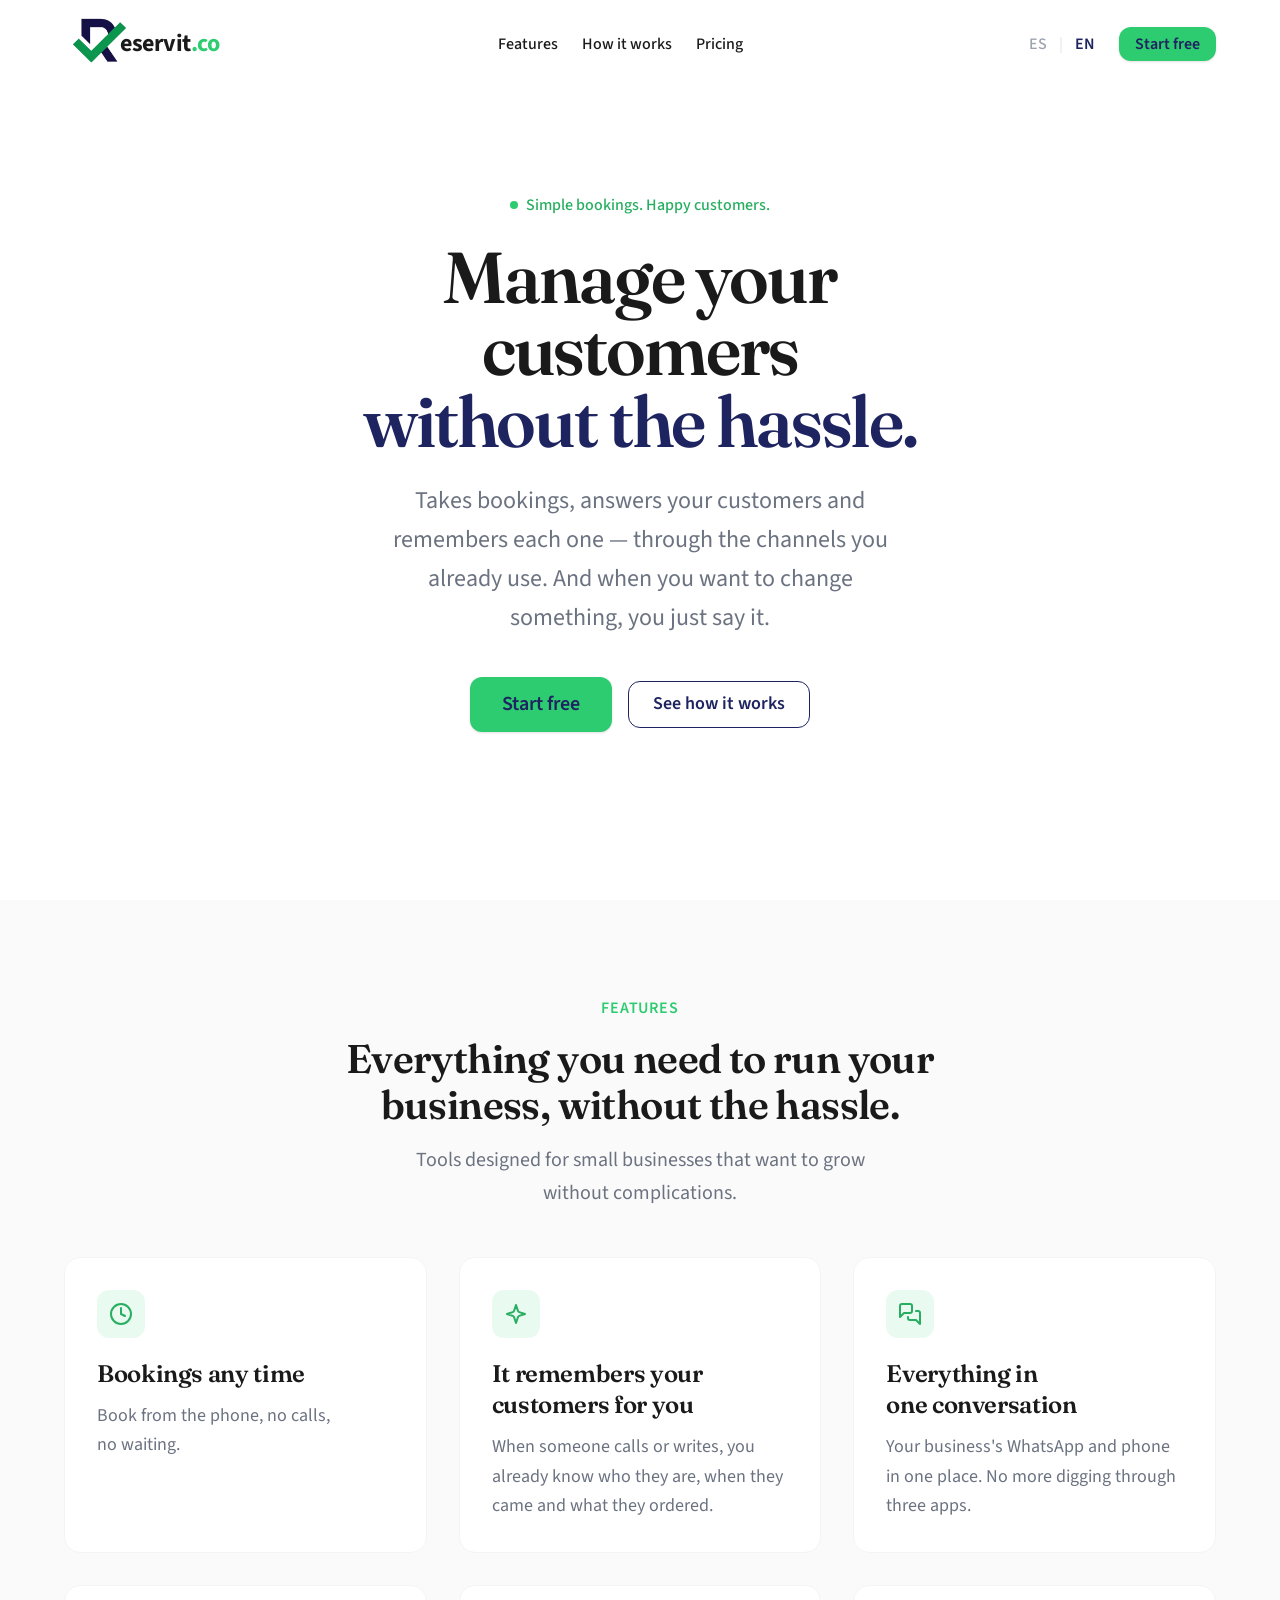
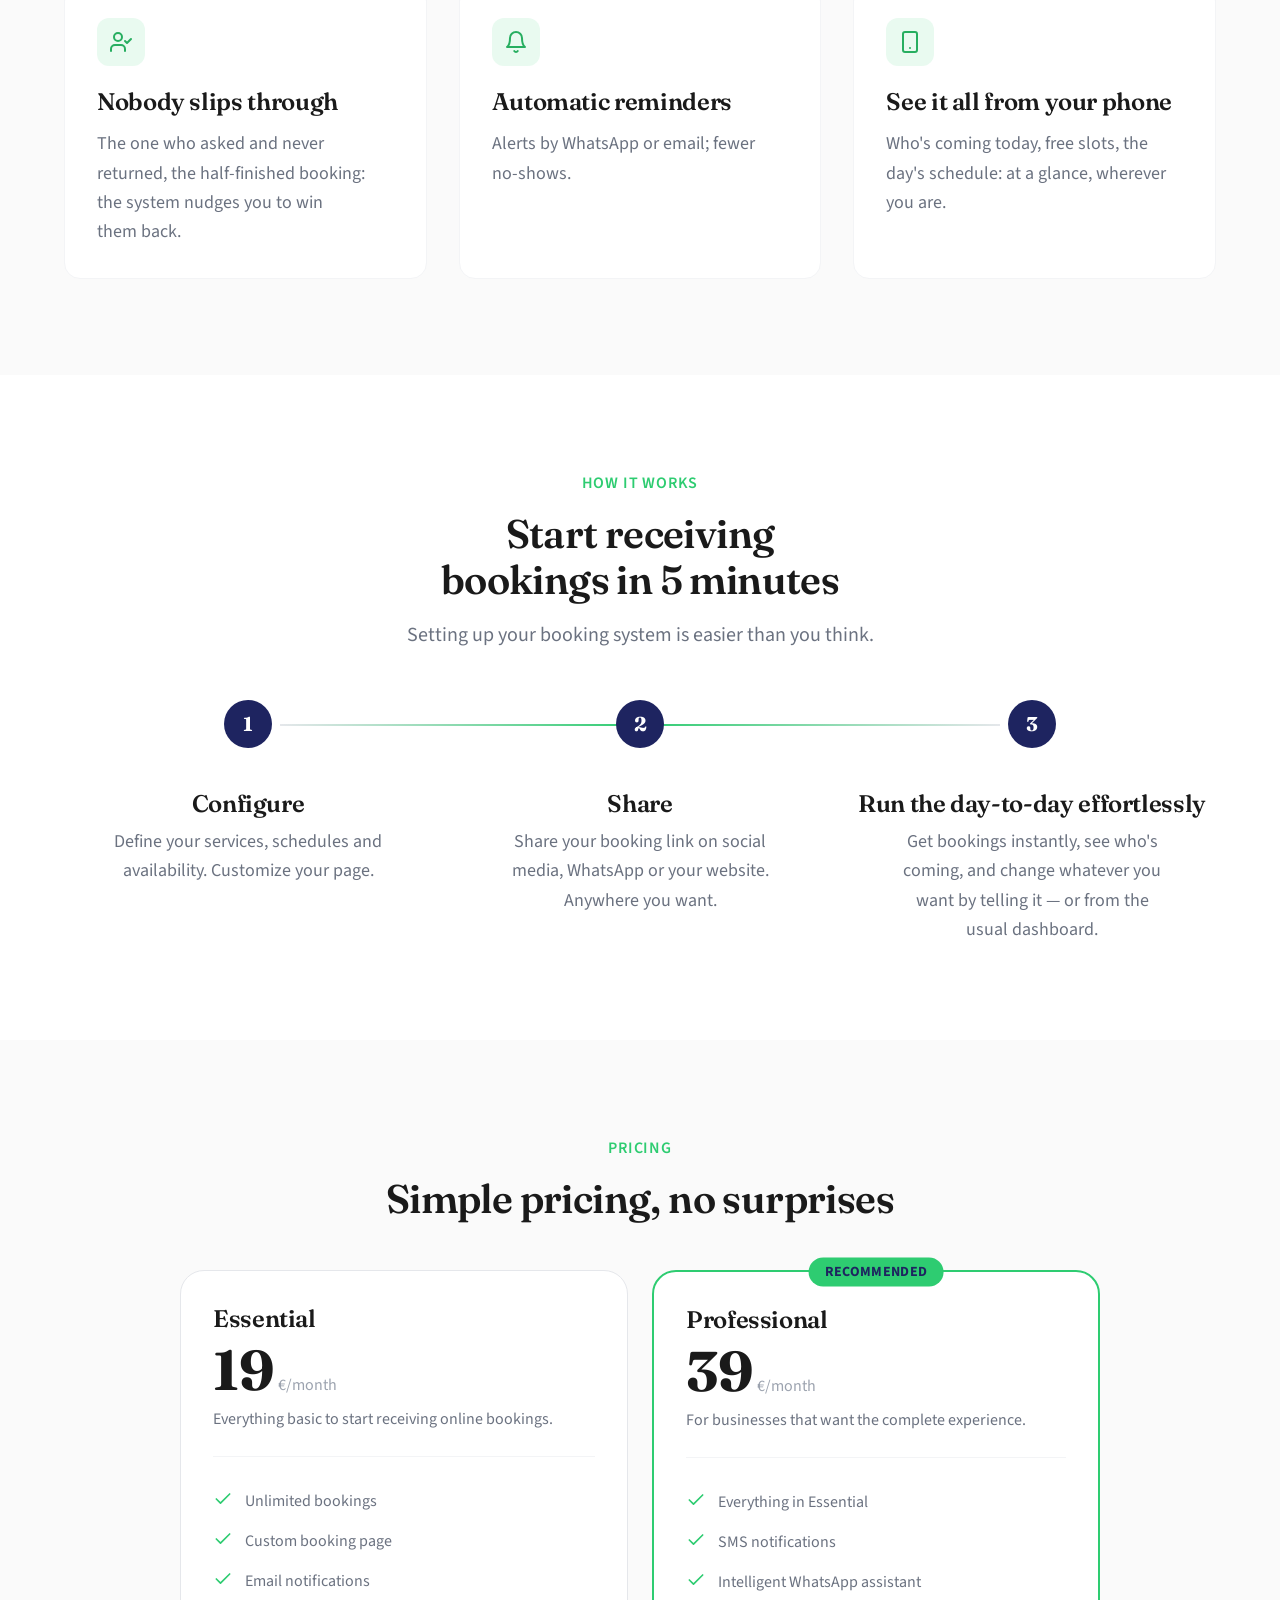
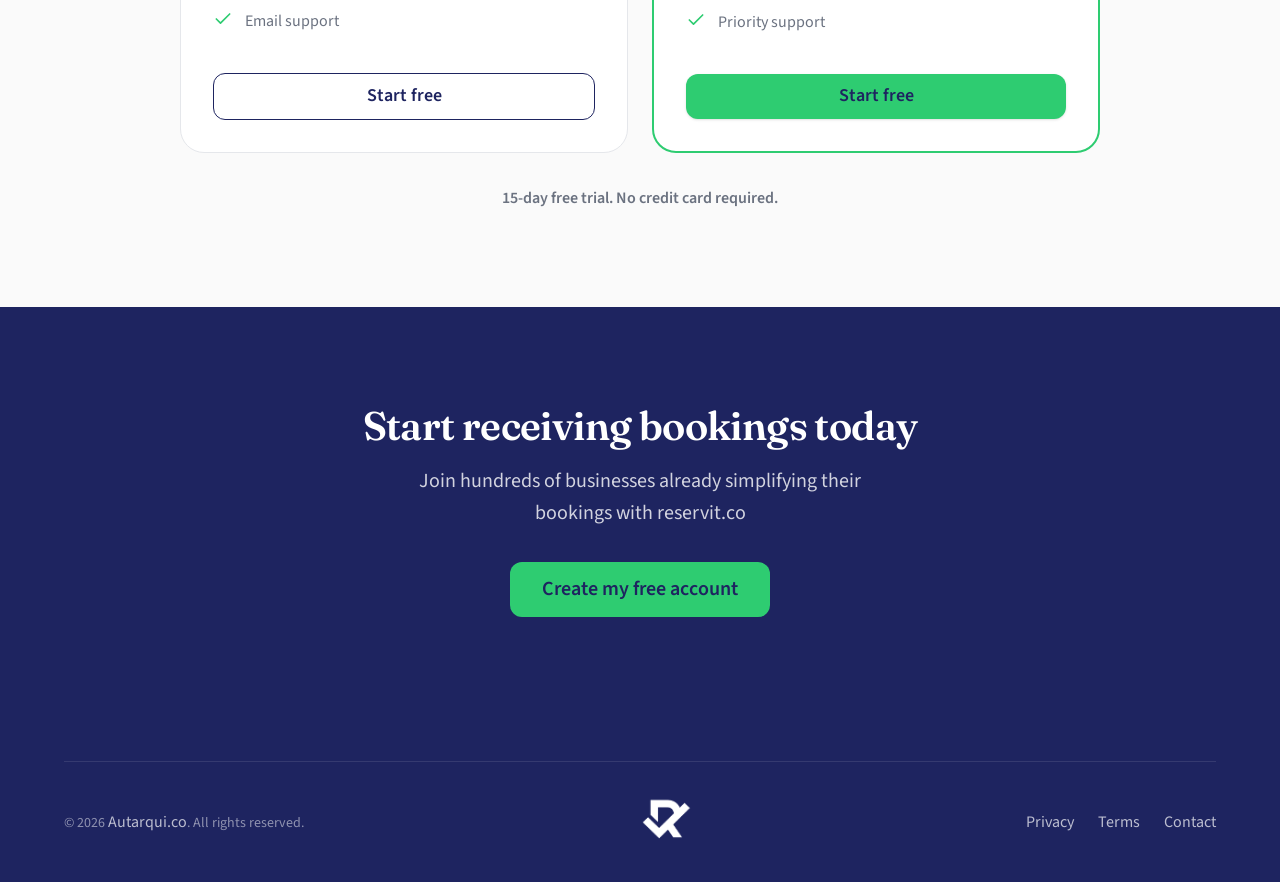
<file: index.html>
<!DOCTYPE html>
<html lang="es">
<head>
  <meta charset="UTF-8">
  <meta name="viewport" content="width=device-width, initial-scale=1.0">
  <meta name="description" content="reservit.co - Sistema de reservas online para pequeños negocios. Sencillo para ti, conveniente para tus clientes.">

  <title>reservit.co - Reservas simples para tu negocio</title>

  <!-- Favicon -->
  <link rel="icon" type="image/png" href="images/logo_transparente.png">

  <!-- Google Fonts -->
  <link rel="preconnect" href="https://fonts.googleapis.com">
  <link rel="preconnect" href="https://fonts.gstatic.com" crossorigin>
  <link href="https://fonts.googleapis.com/css2?family=Fraunces:ital,opsz,wght@0,9..144,400;0,9..144,500;0,9..144,600;0,9..144,700;1,9..144,400&family=Source+Sans+3:wght@400;500;600;700&display=swap" rel="stylesheet">

  <!-- Stylesheets -->
  <link rel="stylesheet" href="css/tokens.css">
  <link rel="stylesheet" href="css/reset.css">
  <link rel="stylesheet" href="css/base.css">
  <link rel="stylesheet" href="css/components.css">
  <link rel="stylesheet" href="css/sections.css">
</head>
<body>
  <!-- Skip Link -->
  <a href="#main-content" class="skip-link">Ir al contenido principal</a>

  <!-- Header -->
  <header class="header" role="banner">
    <div class="header__inner">
      <a href="#" class="header__logo" aria-label="reservit.co - Inicio">
        <img src="images/logo_transparente.png" alt="reservit.co" class="header__logo-icon">
        <span class="header__logo-text"><span class="header__logo-text--dark">eservit</span><span class="header__logo-text--green">.co</span></span>
      </a>

      <!-- Desktop Navigation -->
      <nav class="nav" role="navigation" aria-label="Navegación principal">
        <ul class="nav__list">
          <li><a href="#features" class="nav__link" data-i18n="nav.features">Funciones</a></li>
          <li><a href="#how-it-works" class="nav__link" data-i18n="nav.howItWorks">Cómo funciona</a></li>
          <li><a href="#pricing" class="nav__link" data-i18n="nav.pricing">Precios</a></li>
        </ul>
      </nav>

      <div class="header__actions">
        <!-- Language Toggle -->
        <div class="lang-toggle" role="group" aria-label="Seleccionar idioma">
          <button type="button" class="lang-toggle__btn" data-lang="es" aria-pressed="true">ES</button>
          <span class="lang-toggle__separator" aria-hidden="true">|</span>
          <button type="button" class="lang-toggle__btn" data-lang="en" aria-pressed="false">EN</button>
        </div>

        <a href="#cta" class="btn btn--primary btn--sm lg:block hidden" data-i18n="nav.cta">Empieza gratis</a>

        <!-- Mobile Menu Toggle -->
        <button type="button" class="mobile-menu-toggle" aria-expanded="false" aria-controls="mobile-menu" aria-label="Abrir menú">
          <span class="mobile-menu-toggle__icon" aria-hidden="true"></span>
        </button>
      </div>
    </div>
  </header>

  <!-- Mobile Menu -->
  <nav id="mobile-menu" class="mobile-menu" role="navigation" aria-label="Menú móvil">
    <ul class="mobile-menu__list">
      <li><a href="#features" class="mobile-menu__link" data-i18n="nav.features">Funciones</a></li>
      <li><a href="#how-it-works" class="mobile-menu__link" data-i18n="nav.howItWorks">Cómo funciona</a></li>
      <li><a href="#pricing" class="mobile-menu__link" data-i18n="nav.pricing">Precios</a></li>
    </ul>
    <div class="mobile-menu__actions">
      <a href="#cta" class="btn btn--primary" data-i18n="nav.cta">Empieza gratis</a>
    </div>
    <div class="mobile-menu__lang">
      <button type="button" class="lang-toggle__btn" data-lang="es" aria-pressed="true">Español</button>
      <button type="button" class="lang-toggle__btn" data-lang="en" aria-pressed="false">English</button>
    </div>
  </nav>

  <!-- Main Content -->
  <main id="main-content">

    <!-- Hero Section -->
    <section class="hero section">
      <div class="container">
        <div class="hero__content animate-on-scroll">
          <span class="hero__label" data-i18n="hero.label">Reservas simples. Clientes felices.</span>

          <h1 class="hero__title">
            <span data-i18n="hero.title">Gestiona tus clientes</span><br>
            <span class="hero__title-accent" data-i18n="hero.titleAccent">sin complicarte.</span>
          </h1>

          <p class="hero__subtitle" data-i18n="hero.subtitle">
            Coge las reservas, responde a tus clientes y se acuerda de cada uno — por los canales que ya usas. Y cuando quieras cambiar algo, se lo dices y ya está.
          </p>

          <div class="hero__actions">
            <a href="#cta" class="btn btn--primary btn--lg" data-i18n="hero.cta.primary">Empieza gratis</a>
            <a href="#how-it-works" class="btn btn--secondary" data-i18n="hero.cta.secondary">Ver cómo funciona</a>
          </div>

        </div>
      </div>
    </section>

    <!-- Features Section -->
    <section id="features" class="features section">
      <div class="container">
        <header class="section-header animate-on-scroll">
          <span class="section-header__label" data-i18n="features.label">Funciones</span>
          <h2 class="section-header__title" data-i18n="features.title">Todo lo que necesitas para llevar tu negocio, sin complicarte.</h2>
          <p class="section-header__text" data-i18n="features.subtitle">Herramientas diseñadas para pequeños negocios que quieren crecer sin complicarse.</p>
        </header>

        <div class="features__grid animate-stagger">
          <!-- Feature 1: Bookings any time -->
          <article class="feature-card">
            <div class="feature-card__icon" aria-hidden="true">
              <svg xmlns="http://www.w3.org/2000/svg" viewBox="0 0 24 24" fill="none" stroke="currentColor" stroke-width="2" stroke-linecap="round" stroke-linejoin="round">
                <circle cx="12" cy="12" r="10"/>
                <polyline points="12 6 12 12 16 14"/>
              </svg>
            </div>
            <h3 class="feature-card__title" data-i18n="features.booking.title">Reservas a cualquier hora</h3>
            <p class="feature-card__text" data-i18n="features.booking.text">Reserva desde el móvil, sin llamadas ni esperas.</p>
          </article>

          <!-- Feature 2: Remembers your customers -->
          <article class="feature-card">
            <div class="feature-card__icon" aria-hidden="true">
              <svg xmlns="http://www.w3.org/2000/svg" viewBox="0 0 24 24" fill="none" stroke="currentColor" stroke-width="2" stroke-linecap="round" stroke-linejoin="round">
                <path d="m12 3-1.9 5.8a2 2 0 0 1-1.287 1.288L3 12l5.8 1.9a2 2 0 0 1 1.288 1.287L12 21l1.9-5.8a2 2 0 0 1 1.287-1.288L21 12l-5.8-1.9a2 2 0 0 1-1.288-1.287Z"/>
              </svg>
            </div>
            <h3 class="feature-card__title" data-i18n="features.remembers.title">Se acuerda de tus clientes por ti</h3>
            <p class="feature-card__text" data-i18n="features.remembers.text">Cuando alguien llama o escribe, ya sabes quién es, cuándo vino y qué pidió.</p>
          </article>

          <!-- Feature 3: Everything in one conversation -->
          <article class="feature-card">
            <div class="feature-card__icon" aria-hidden="true">
              <svg xmlns="http://www.w3.org/2000/svg" viewBox="0 0 24 24" fill="none" stroke="currentColor" stroke-width="2" stroke-linecap="round" stroke-linejoin="round">
                <path d="M14 9a2 2 0 0 1-2 2H6l-4 4V4a2 2 0 0 1 2-2h8a2 2 0 0 1 2 2z"/>
                <path d="M18 9h2a2 2 0 0 1 2 2v11l-4-4h-6a2 2 0 0 1-2-2v-1"/>
              </svg>
            </div>
            <h3 class="feature-card__title" data-i18n="features.together.title">Todo en la misma conversación</h3>
            <p class="feature-card__text" data-i18n="features.together.text">El WhatsApp y el teléfono de tu negocio, en un solo sitio. Se acabó buscar en tres apps.</p>
          </article>

          <!-- Feature 4: Nobody slips through -->
          <article class="feature-card">
            <div class="feature-card__icon" aria-hidden="true">
              <svg xmlns="http://www.w3.org/2000/svg" viewBox="0 0 24 24" fill="none" stroke="currentColor" stroke-width="2" stroke-linecap="round" stroke-linejoin="round">
                <path d="M16 21v-2a4 4 0 0 0-4-4H6a4 4 0 0 0-4 4v2"/>
                <circle cx="9" cy="7" r="4"/>
                <polyline points="16 11 18 13 22 9"/>
              </svg>
            </div>
            <h3 class="feature-card__title" data-i18n="features.noleak.title">No se te escapa nadie</h3>
            <p class="feature-card__text" data-i18n="features.noleak.text">El que preguntó y no volvió, la reserva a medias: el sistema te avisa para recuperarlo.</p>
          </article>

          <!-- Feature 5: Automatic reminders -->
          <article class="feature-card">
            <div class="feature-card__icon" aria-hidden="true">
              <svg xmlns="http://www.w3.org/2000/svg" viewBox="0 0 24 24" fill="none" stroke="currentColor" stroke-width="2" stroke-linecap="round" stroke-linejoin="round">
                <path d="M18 8A6 6 0 0 0 6 8c0 7-3 9-3 9h18s-3-2-3-9"/>
                <path d="M13.73 21a2 2 0 0 1-3.46 0"/>
              </svg>
            </div>
            <h3 class="feature-card__title" data-i18n="features.reminders.title">Recordatorios automáticos</h3>
            <p class="feature-card__text" data-i18n="features.reminders.text">Avisos por WhatsApp o email; menos ausencias.</p>
          </article>

          <!-- Feature 6: See it all from your phone -->
          <article class="feature-card">
            <div class="feature-card__icon" aria-hidden="true">
              <svg xmlns="http://www.w3.org/2000/svg" viewBox="0 0 24 24" fill="none" stroke="currentColor" stroke-width="2" stroke-linecap="round" stroke-linejoin="round">
                <rect width="14" height="20" x="5" y="2" rx="2" ry="2"/>
                <path d="M12 18h.01"/>
              </svg>
            </div>
            <h3 class="feature-card__title" data-i18n="features.mobile.title">Míralo todo desde el móvil</h3>
            <p class="feature-card__text" data-i18n="features.mobile.text">Quién viene hoy, huecos libres, la agenda del día: de un vistazo, estés donde estés.</p>
          </article>
        </div>
      </div>
    </section>

    <!-- How It Works Section -->
    <section id="how-it-works" class="how-it-works section">
      <div class="container">
        <header class="section-header animate-on-scroll">
          <span class="section-header__label" data-i18n="howItWorks.label">Cómo funciona</span>
          <h2 class="section-header__title" data-i18n="howItWorks.title">Empieza a recibir reservas en 5 minutos</h2>
          <p class="section-header__text" data-i18n="howItWorks.subtitle">Configurar tu sistema de reservas es más fácil de lo que imaginas.</p>
        </header>

        <div class="timeline animate-stagger">
          <!-- Step 1 -->
          <div class="timeline__step">
            <div class="timeline__number" aria-hidden="true">1</div>
            <div class="timeline__content">
              <h3 class="timeline__title" data-i18n="howItWorks.step1.title">Configura</h3>
              <p class="timeline__text" data-i18n="howItWorks.step1.text">Define tus servicios, horarios y disponibilidad. Personaliza tu página.</p>
            </div>
          </div>

          <!-- Step 2 -->
          <div class="timeline__step">
            <div class="timeline__number" aria-hidden="true">2</div>
            <div class="timeline__content">
              <h3 class="timeline__title" data-i18n="howItWorks.step2.title">Comparte</h3>
              <p class="timeline__text" data-i18n="howItWorks.step2.text">Comparte tu link de reservas en redes, WhatsApp o tu web. Donde tú quieras.</p>
            </div>
          </div>

          <!-- Step 3 -->
          <div class="timeline__step">
            <div class="timeline__number" aria-hidden="true">3</div>
            <div class="timeline__content">
              <h3 class="timeline__title" data-i18n="howItWorks.step3.title">Lleva el día a día sin esfuerzo</h3>
              <p class="timeline__text" data-i18n="howItWorks.step3.text">Recibe reservas al instante, mira quién viene, y cambia lo que quieras diciéndoselo o desde el panel de siempre.</p>
            </div>
          </div>
        </div>
      </div>
    </section>

    <!-- Pricing Section -->
    <section id="pricing" class="pricing section">
      <div class="container">
        <header class="section-header animate-on-scroll">
          <span class="section-header__label" data-i18n="pricing.label">Precios</span>
          <h2 class="section-header__title" data-i18n="pricing.title">Plan de precios simple, sin sorpresas</h2>
        </header>

        <div class="pricing__grid animate-stagger">
          <!-- Essential Plan -->
          <article class="pricing-card">
            <h3 class="pricing-card__name" data-i18n="pricing.essential.name">Esencial</h3>
            <div class="pricing-card__price">
              <span class="pricing-card__amount" data-i18n="pricing.essential.price">19</span>
              <span class="pricing-card__period">€<span data-i18n="pricing.essential.period">/mes</span></span>
            </div>
            <p class="pricing-card__description" data-i18n="pricing.essential.description">Todo lo básico para empezar a recibir reservas online.</p>

            <ul class="pricing-card__features">
              <li class="pricing-card__feature">
                <svg class="pricing-card__feature-icon" xmlns="http://www.w3.org/2000/svg" viewBox="0 0 24 24" fill="none" stroke="currentColor" stroke-width="2" stroke-linecap="round" stroke-linejoin="round">
                  <polyline points="20 6 9 17 4 12"/>
                </svg>
                <span data-i18n="pricing.essential.feature1">Reservas ilimitadas</span>
              </li>
              <li class="pricing-card__feature">
                <svg class="pricing-card__feature-icon" xmlns="http://www.w3.org/2000/svg" viewBox="0 0 24 24" fill="none" stroke="currentColor" stroke-width="2" stroke-linecap="round" stroke-linejoin="round">
                  <polyline points="20 6 9 17 4 12"/>
                </svg>
                <span data-i18n="pricing.essential.feature2">Página de reservas personalizada</span>
              </li>
              <li class="pricing-card__feature">
                <svg class="pricing-card__feature-icon" xmlns="http://www.w3.org/2000/svg" viewBox="0 0 24 24" fill="none" stroke="currentColor" stroke-width="2" stroke-linecap="round" stroke-linejoin="round">
                  <polyline points="20 6 9 17 4 12"/>
                </svg>
                <span data-i18n="pricing.essential.feature3">Notificaciones por email</span>
              </li>
              <li class="pricing-card__feature">
                <svg class="pricing-card__feature-icon" xmlns="http://www.w3.org/2000/svg" viewBox="0 0 24 24" fill="none" stroke="currentColor" stroke-width="2" stroke-linecap="round" stroke-linejoin="round">
                  <polyline points="20 6 9 17 4 12"/>
                </svg>
                <span data-i18n="pricing.essential.feature4">Soporte por email</span>
              </li>
            </ul>

            <div class="pricing-card__cta">
              <a href="#cta" class="btn btn--secondary" style="width: 100%;" data-i18n="pricing.essential.cta">Empieza gratis</a>
            </div>
          </article>

          <!-- Professional Plan (Featured) -->
          <article class="pricing-card pricing-card--featured">
            <span class="pricing-card__badge" data-i18n="pricing.pro.badge">Recomendado</span>
            <h3 class="pricing-card__name" data-i18n="pricing.pro.name">Profesional</h3>
            <div class="pricing-card__price">
              <span class="pricing-card__amount" data-i18n="pricing.pro.price">39</span>
              <span class="pricing-card__period">€<span data-i18n="pricing.pro.period">/mes</span></span>
            </div>
            <p class="pricing-card__description" data-i18n="pricing.pro.description">Para negocios que quieren la experiencia completa.</p>

            <ul class="pricing-card__features">
              <li class="pricing-card__feature">
                <svg class="pricing-card__feature-icon" xmlns="http://www.w3.org/2000/svg" viewBox="0 0 24 24" fill="none" stroke="currentColor" stroke-width="2" stroke-linecap="round" stroke-linejoin="round">
                  <polyline points="20 6 9 17 4 12"/>
                </svg>
                <span data-i18n="pricing.pro.feature1">Todo de Esencial</span>
              </li>
              <li class="pricing-card__feature">
                <svg class="pricing-card__feature-icon" xmlns="http://www.w3.org/2000/svg" viewBox="0 0 24 24" fill="none" stroke="currentColor" stroke-width="2" stroke-linecap="round" stroke-linejoin="round">
                  <polyline points="20 6 9 17 4 12"/>
                </svg>
                <span data-i18n="pricing.pro.feature2">Notificaciones por SMS</span>
              </li>
              <li class="pricing-card__feature">
                <svg class="pricing-card__feature-icon" xmlns="http://www.w3.org/2000/svg" viewBox="0 0 24 24" fill="none" stroke="currentColor" stroke-width="2" stroke-linecap="round" stroke-linejoin="round">
                  <polyline points="20 6 9 17 4 12"/>
                </svg>
                <span data-i18n="pricing.pro.feature7">Asistente inteligente por WhatsApp</span>
              </li>
              <li class="pricing-card__feature">
                <svg class="pricing-card__feature-icon" xmlns="http://www.w3.org/2000/svg" viewBox="0 0 24 24" fill="none" stroke="currentColor" stroke-width="2" stroke-linecap="round" stroke-linejoin="round">
                  <polyline points="20 6 9 17 4 12"/>
                </svg>
                <span data-i18n="pricing.pro.feature6">Soporte prioritario</span>
              </li>
            </ul>

            <div class="pricing-card__cta">
              <a href="#cta" class="btn btn--primary" style="width: 100%;" data-i18n="pricing.pro.cta">Empieza gratis</a>
            </div>
          </article>

        </div>

        <p class="pricing__note animate-on-scroll">
          <strong data-i18n="pricing.note">15 días gratis. Sin tarjeta de crédito.</strong>
        </p>
      </div>
    </section>

    <!-- CTA Section -->
    <section id="cta" class="cta-section section">
      <div class="container">
        <div class="cta-section__inner animate-on-scroll">
          <h2 class="cta-section__title" data-i18n="cta.title">Empieza a recibir reservas hoy</h2>
          <p class="cta-section__text" data-i18n="cta.subtitle">Únete a cientos de negocios que ya simplifican sus reservas con reservit.co</p>
          <a href="https://app.reservit.co/onboarding" class="btn btn--inverse btn--lg" data-i18n="cta.button">Crear mi cuenta gratis</a>
        </div>
      </div>
    </section>

  </main>

  <!-- Footer -->
  <footer class="footer" role="contentinfo">
    <div class="container">
      <hr class="footer__divider">
      <div class="footer__inner">
        <a href="#" class="footer__logo" aria-label="reservit.co - Inicio">
          <img src="images/logo_transparente.png" alt="reservit.co" width="100" height="56">
        </a>

        <ul class="footer__links">
          <li><a href="privacidad.html" class="footer__link" data-i18n="footer.privacy">Privacidad</a></li>
          <li><a href="terminos.html" class="footer__link" data-i18n="footer.terms">Términos</a></li>
          <li><a href="contacto.html" class="footer__link" data-i18n="footer.contact">Contacto</a></li>
        </ul>

        <p class="footer__copy">© <span id="current-year"></span> <a href="https://autarqui.co" class="footer__link" target="_blank" rel="noopener">Autarqui.co</a>. <span data-i18n="footer.rights">Todos los derechos reservados.</span></p>
      </div>
    </div>
  </footer>

  <!-- Scripts -->
  <script src="js/i18n.js"></script>
  <script src="js/animations.js"></script>
  <script src="js/main.js"></script>
</body>
</html>
</file>
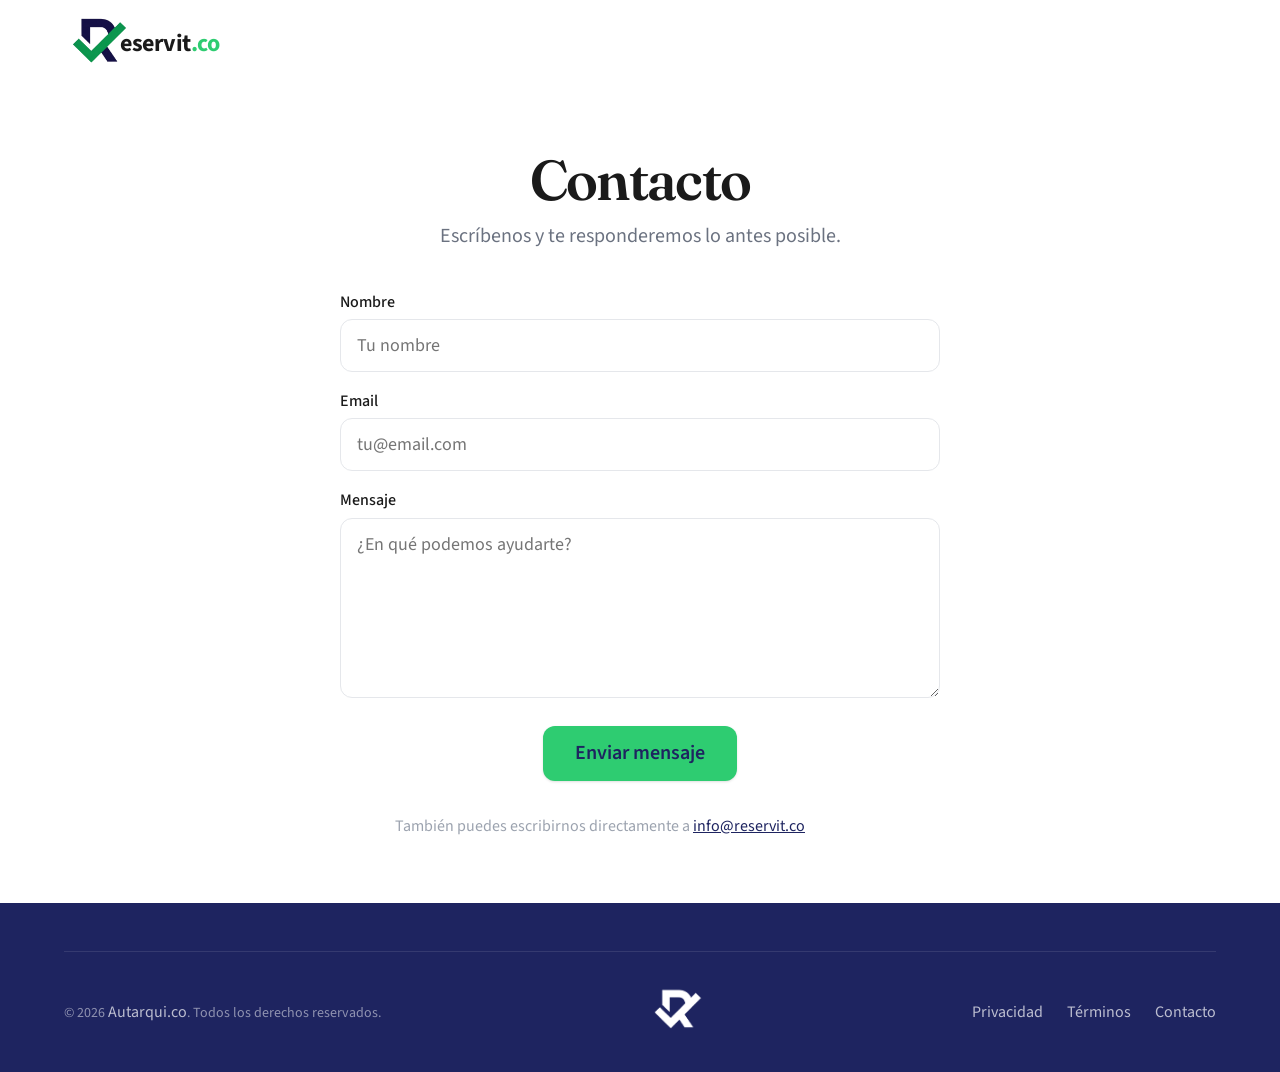
<file: contacto.html>
<!DOCTYPE html>
<html lang="es">
<head>
  <meta charset="UTF-8">
  <meta name="viewport" content="width=device-width, initial-scale=1.0">
  <meta name="description" content="Contacto - Reservit.co">
  <title>Contacto - Reservit.co</title>
  <link rel="icon" type="image/png" href="images/logo_transparente.png">
  <link rel="preconnect" href="https://fonts.googleapis.com">
  <link rel="preconnect" href="https://fonts.gstatic.com" crossorigin>
  <link href="https://fonts.googleapis.com/css2?family=Fraunces:ital,opsz,wght@0,9..144,400;0,9..144,500;0,9..144,600;0,9..144,700;1,9..144,400&family=Source+Sans+3:wght@400;500;600;700&display=swap" rel="stylesheet">
  <link rel="stylesheet" href="css/tokens.css">
  <link rel="stylesheet" href="css/reset.css">
  <link rel="stylesheet" href="css/base.css">
  <link rel="stylesheet" href="css/components.css">
  <link rel="stylesheet" href="css/sections.css">
  <style>
    .contact {
      padding-top: calc(var(--header-height) + var(--space-16));
      padding-bottom: var(--space-16);
      min-height: 100vh;
    }
    .contact__content {
      max-width: 600px;
      margin-inline: auto;
      text-align: center;
    }
    .contact__content h1 {
      font-family: var(--font-display);
      font-size: var(--text-4xl);
      font-weight: var(--font-weight-semibold);
      color: var(--color-text);
      margin-bottom: var(--space-3);
    }
    .contact__subtitle {
      font-size: var(--text-lg);
      color: var(--color-text-secondary);
      margin-bottom: var(--space-10);
    }
    .contact__form {
      text-align: left;
      display: flex;
      flex-direction: column;
      gap: var(--space-5);
    }
    .form__group {
      display: flex;
      flex-direction: column;
      gap: var(--space-2);
    }
    .form__label {
      font-size: var(--text-sm);
      font-weight: var(--font-weight-medium);
      color: var(--color-text);
    }
    .form__input,
    .form__textarea {
      width: 100%;
      padding: var(--space-3) var(--space-4);
      font-family: var(--font-body);
      font-size: var(--text-base);
      color: var(--color-text);
      background-color: var(--color-bg);
      border: 1px solid var(--color-border);
      border-radius: var(--radius-lg);
      transition: border-color 0.2s ease;
      box-sizing: border-box;
    }
    .form__input:focus,
    .form__textarea:focus {
      outline: none;
      border-color: var(--color-primary);
      box-shadow: 0 0 0 3px rgba(30, 36, 96, 0.1);
    }
    .form__textarea {
      resize: vertical;
      min-height: 150px;
    }
    .form__submit {
      align-self: center;
      margin-top: var(--space-2);
    }
    .contact__email {
      margin-top: var(--space-8);
      font-size: var(--text-sm);
      color: var(--color-text-muted);
    }
    .contact__email a {
      color: var(--color-primary);
      text-decoration: underline;
    }
  </style>
</head>
<body>

  <header class="header" role="banner">
    <div class="header__inner">
      <a href="index.html" class="header__logo" aria-label="Reservit.co - Inicio">
        <img src="images/logo_transparente.png" alt="Reservit.co" class="header__logo-icon">
        <span class="header__logo-text"><span class="header__logo-text--dark">eservit</span><span class="header__logo-text--green">.co</span></span>
      </a>
    </div>
  </header>

  <main class="contact">
    <div class="container">
      <div class="contact__content">

        <h1>Contacto</h1>
        <p class="contact__subtitle">Escríbenos y te responderemos lo antes posible.</p>

        <form class="contact__form" id="contact-form">
          <div class="form__group">
            <label class="form__label" for="name">Nombre</label>
            <input class="form__input" type="text" id="name" name="name" required placeholder="Tu nombre">
          </div>

          <div class="form__group">
            <label class="form__label" for="email">Email</label>
            <input class="form__input" type="email" id="email" name="email" required placeholder="tu@email.com">
          </div>

          <div class="form__group">
            <label class="form__label" for="message">Mensaje</label>
            <textarea class="form__textarea" id="message" name="message" required placeholder="¿En qué podemos ayudarte?"></textarea>
          </div>

          <button type="submit" class="btn btn--primary btn--lg form__submit">Enviar mensaje</button>
        </form>

        <p class="contact__email">También puedes escribirnos directamente a <a href="mailto:info@reservit.co">info@reservit.co</a></p>

      </div>
    </div>
  </main>

  <footer class="footer" role="contentinfo">
    <div class="container">
      <hr class="footer__divider">
      <div class="footer__inner">
        <a href="index.html" class="footer__logo" aria-label="Reservit.co - Inicio">
          <img src="images/logo_transparente.png" alt="Reservit.co" width="100" height="56">
        </a>
        <ul class="footer__links">
          <li><a href="privacidad.html" class="footer__link">Privacidad</a></li>
          <li><a href="terminos.html" class="footer__link">Términos</a></li>
          <li><a href="contacto.html" class="footer__link">Contacto</a></li>
        </ul>
        <p class="footer__copy">© <span class="current-year"></span> <a href="https://autarqui.co" class="footer__link" target="_blank" rel="noopener">Autarqui.co</a>. Todos los derechos reservados.</p>
      </div>
    </div>
  </footer>

  <script>
    document.querySelector('.current-year').textContent = new Date().getFullYear();

    document.getElementById('contact-form').addEventListener('submit', function(e) {
      e.preventDefault();
      const name = document.getElementById('name').value;
      const email = document.getElementById('email').value;
      const message = document.getElementById('message').value;
      const subject = encodeURIComponent('Contacto desde Reservit.co - ' + name);
      const body = encodeURIComponent('Nombre: ' + name + '\nEmail: ' + email + '\n\n' + message);
      window.location.href = 'mailto:info@reservit.co?subject=' + subject + '&body=' + body;
    });
  </script>
</body>
</html>
</file>
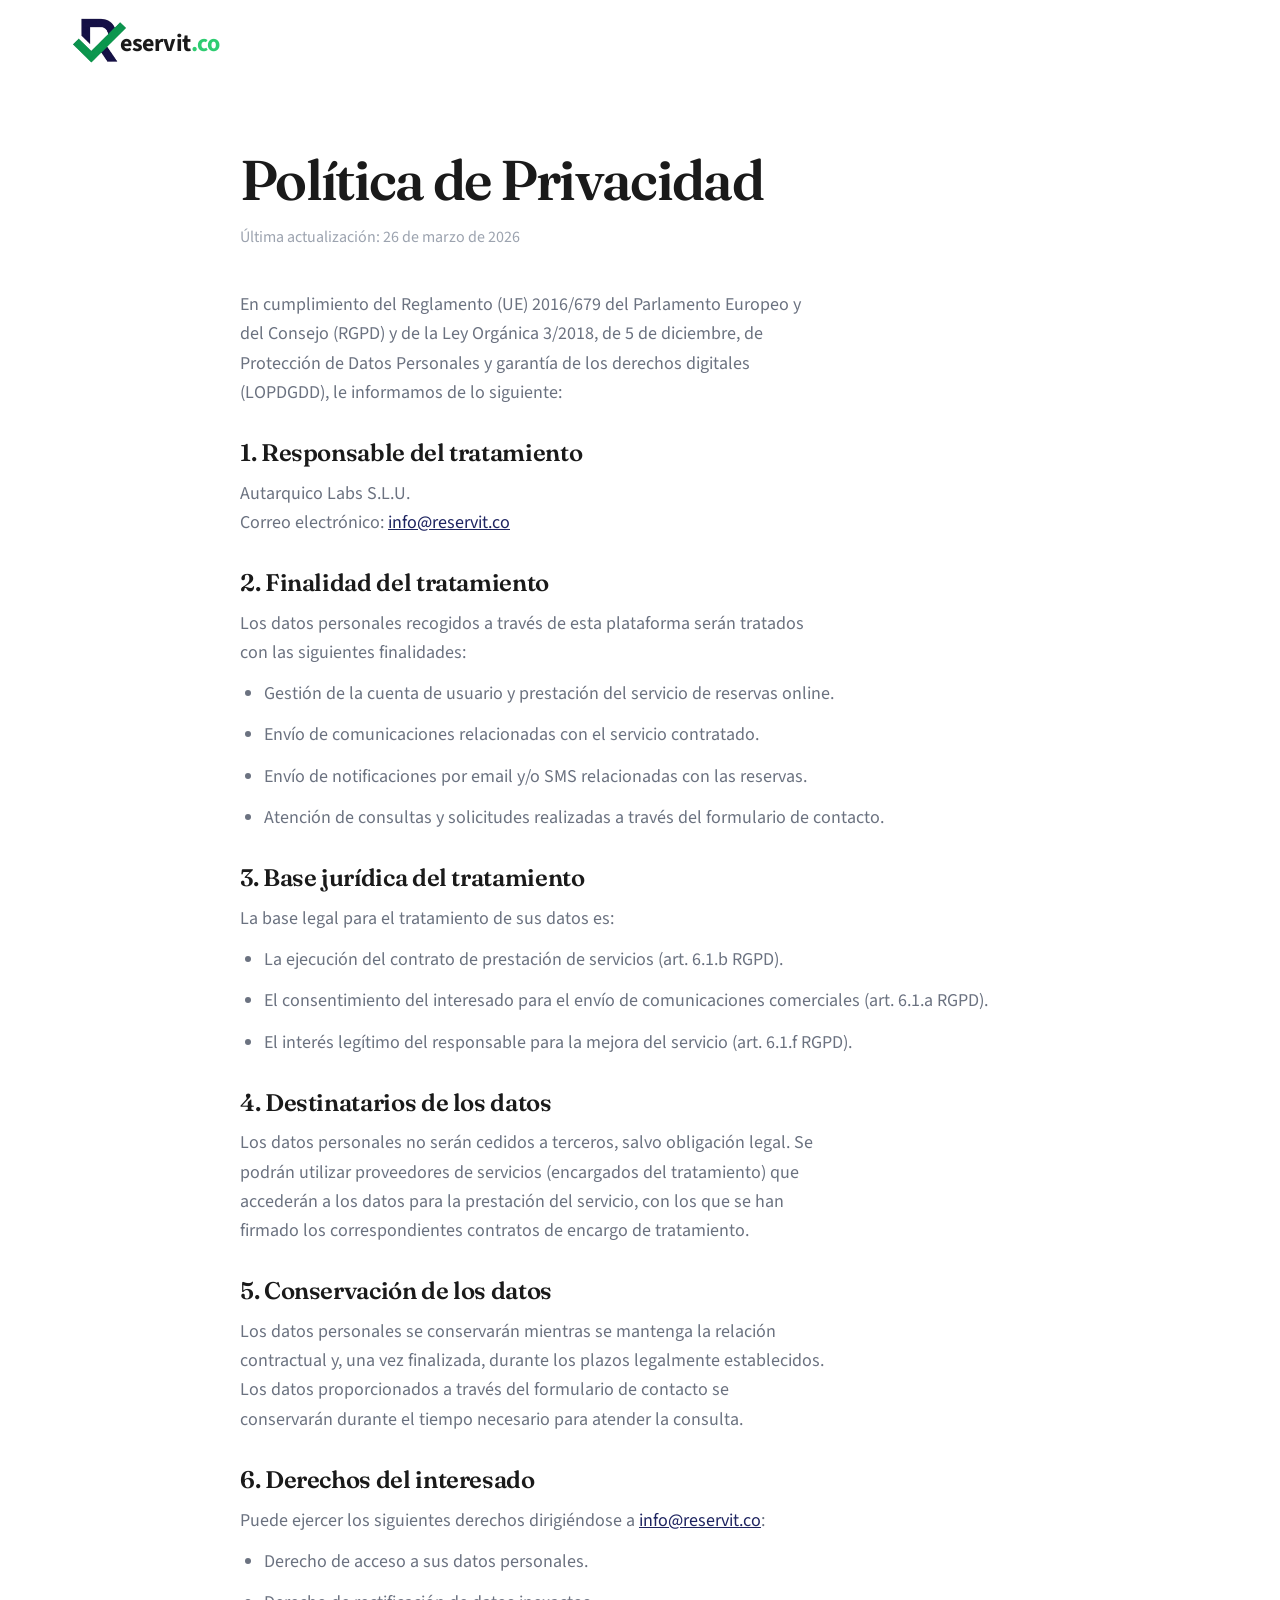
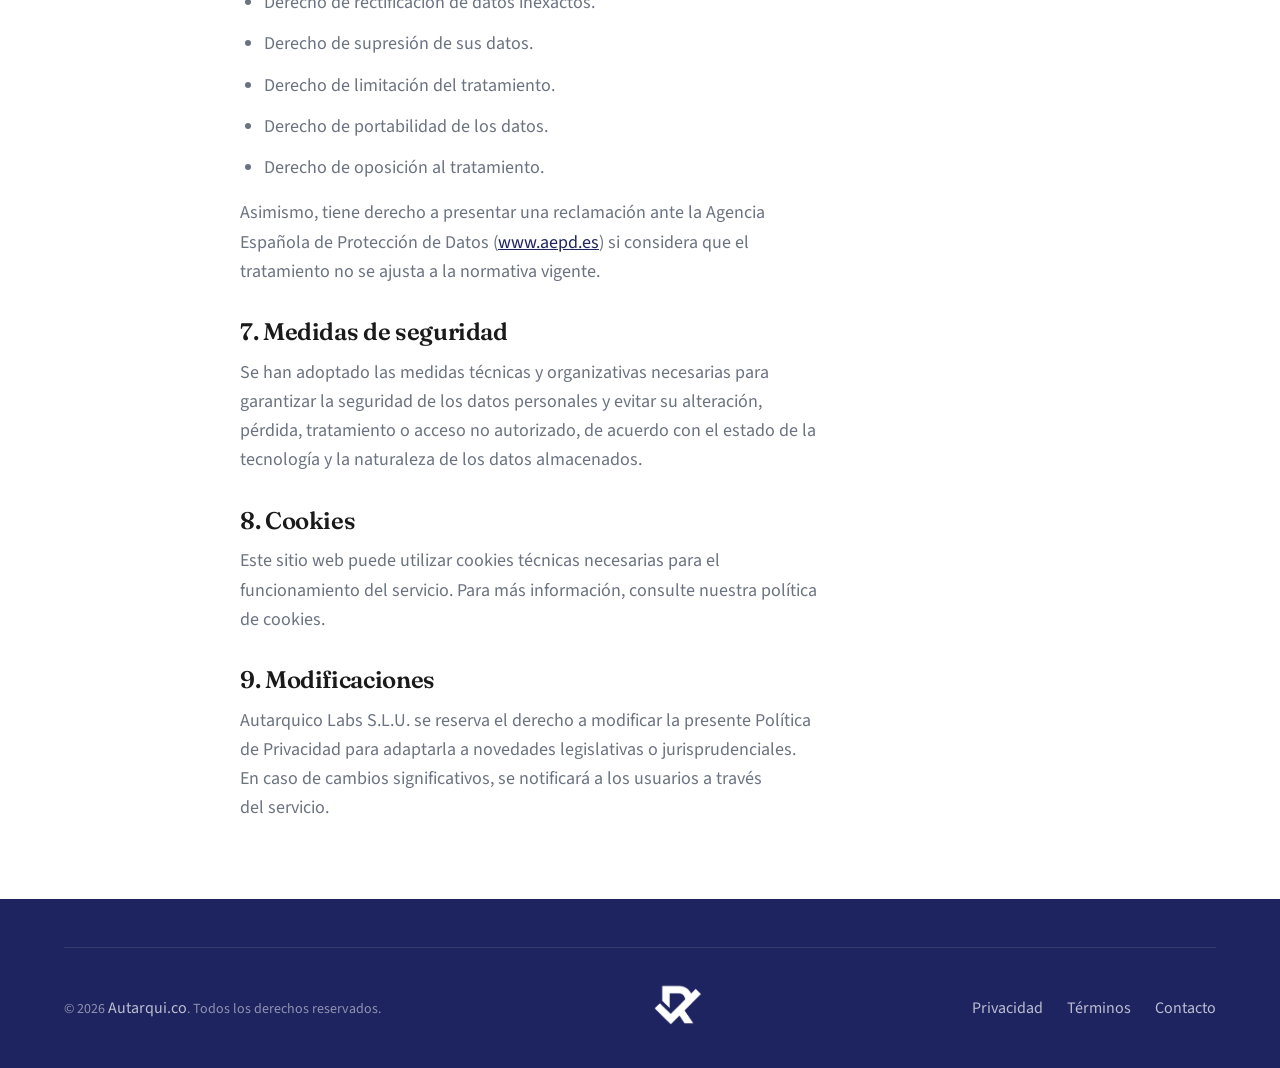
<file: privacidad.html>
<!DOCTYPE html>
<html lang="es">
<head>
  <meta charset="UTF-8">
  <meta name="viewport" content="width=device-width, initial-scale=1.0">
  <meta name="description" content="Política de Privacidad - Reservit.co">
  <title>Política de Privacidad - Reservit.co</title>
  <link rel="icon" type="image/png" href="images/logo_transparente.png">
  <link rel="preconnect" href="https://fonts.googleapis.com">
  <link rel="preconnect" href="https://fonts.gstatic.com" crossorigin>
  <link href="https://fonts.googleapis.com/css2?family=Fraunces:ital,opsz,wght@0,9..144,400;0,9..144,500;0,9..144,600;0,9..144,700;1,9..144,400&family=Source+Sans+3:wght@400;500;600;700&display=swap" rel="stylesheet">
  <link rel="stylesheet" href="css/tokens.css">
  <link rel="stylesheet" href="css/reset.css">
  <link rel="stylesheet" href="css/base.css">
  <link rel="stylesheet" href="css/components.css">
  <link rel="stylesheet" href="css/sections.css">
  <style>
    .legal {
      padding-top: calc(var(--header-height) + var(--space-16));
      padding-bottom: var(--space-16);
    }
    .legal__content {
      max-width: 800px;
      margin-inline: auto;
    }
    .legal__content h1 {
      font-family: var(--font-display);
      font-size: var(--text-4xl);
      font-weight: var(--font-weight-semibold);
      color: var(--color-text);
      margin-bottom: var(--space-4);
    }
    .legal__content .legal__updated {
      font-size: var(--text-sm);
      color: var(--color-text-muted);
      margin-bottom: var(--space-10);
    }
    .legal__content h2 {
      font-family: var(--font-display);
      font-size: var(--text-xl);
      font-weight: var(--font-weight-semibold);
      color: var(--color-text);
      margin-top: var(--space-8);
      margin-bottom: var(--space-3);
    }
    .legal__content p,
    .legal__content li {
      font-size: var(--text-base);
      color: var(--color-text-secondary);
      line-height: var(--leading-relaxed);
      margin-bottom: var(--space-3);
    }
    .legal__content ul {
      list-style: disc;
      padding-left: var(--space-6);
      margin-bottom: var(--space-4);
    }
    .legal__content a {
      color: var(--color-primary);
      text-decoration: underline;
    }
  </style>
</head>
<body>

  <header class="header" role="banner">
    <div class="header__inner">
      <a href="index.html" class="header__logo" aria-label="Reservit.co - Inicio">
        <img src="images/logo_transparente.png" alt="Reservit.co" class="header__logo-icon">
        <span class="header__logo-text"><span class="header__logo-text--dark">eservit</span><span class="header__logo-text--green">.co</span></span>
      </a>
    </div>
  </header>

  <main class="legal">
    <div class="container">
      <div class="legal__content">

        <h1>Política de Privacidad</h1>
        <p class="legal__updated">Última actualización: 26 de marzo de 2026</p>

        <p>En cumplimiento del Reglamento (UE) 2016/679 del Parlamento Europeo y del Consejo (RGPD) y de la Ley Orgánica 3/2018, de 5 de diciembre, de Protección de Datos Personales y garantía de los derechos digitales (LOPDGDD), le informamos de lo siguiente:</p>

        <h2>1. Responsable del tratamiento</h2>
        <p>Autarquico Labs S.L.U.<br>
        Correo electrónico: <a href="mailto:info@reservit.co">info@reservit.co</a></p>

        <h2>2. Finalidad del tratamiento</h2>
        <p>Los datos personales recogidos a través de esta plataforma serán tratados con las siguientes finalidades:</p>
        <ul>
          <li>Gestión de la cuenta de usuario y prestación del servicio de reservas online.</li>
          <li>Envío de comunicaciones relacionadas con el servicio contratado.</li>
          <li>Envío de notificaciones por email y/o SMS relacionadas con las reservas.</li>
          <li>Atención de consultas y solicitudes realizadas a través del formulario de contacto.</li>
        </ul>

        <h2>3. Base jurídica del tratamiento</h2>
        <p>La base legal para el tratamiento de sus datos es:</p>
        <ul>
          <li>La ejecución del contrato de prestación de servicios (art. 6.1.b RGPD).</li>
          <li>El consentimiento del interesado para el envío de comunicaciones comerciales (art. 6.1.a RGPD).</li>
          <li>El interés legítimo del responsable para la mejora del servicio (art. 6.1.f RGPD).</li>
        </ul>

        <h2>4. Destinatarios de los datos</h2>
        <p>Los datos personales no serán cedidos a terceros, salvo obligación legal. Se podrán utilizar proveedores de servicios (encargados del tratamiento) que accederán a los datos para la prestación del servicio, con los que se han firmado los correspondientes contratos de encargo de tratamiento.</p>

        <h2>5. Conservación de los datos</h2>
        <p>Los datos personales se conservarán mientras se mantenga la relación contractual y, una vez finalizada, durante los plazos legalmente establecidos. Los datos proporcionados a través del formulario de contacto se conservarán durante el tiempo necesario para atender la consulta.</p>

        <h2>6. Derechos del interesado</h2>
        <p>Puede ejercer los siguientes derechos dirigiéndose a <a href="mailto:info@reservit.co">info@reservit.co</a>:</p>
        <ul>
          <li>Derecho de acceso a sus datos personales.</li>
          <li>Derecho de rectificación de datos inexactos.</li>
          <li>Derecho de supresión de sus datos.</li>
          <li>Derecho de limitación del tratamiento.</li>
          <li>Derecho de portabilidad de los datos.</li>
          <li>Derecho de oposición al tratamiento.</li>
        </ul>
        <p>Asimismo, tiene derecho a presentar una reclamación ante la Agencia Española de Protección de Datos (<a href="https://www.aepd.es" target="_blank" rel="noopener">www.aepd.es</a>) si considera que el tratamiento no se ajusta a la normativa vigente.</p>

        <h2>7. Medidas de seguridad</h2>
        <p>Se han adoptado las medidas técnicas y organizativas necesarias para garantizar la seguridad de los datos personales y evitar su alteración, pérdida, tratamiento o acceso no autorizado, de acuerdo con el estado de la tecnología y la naturaleza de los datos almacenados.</p>

        <h2>8. Cookies</h2>
        <p>Este sitio web puede utilizar cookies técnicas necesarias para el funcionamiento del servicio. Para más información, consulte nuestra política de cookies.</p>

        <h2>9. Modificaciones</h2>
        <p>Autarquico Labs S.L.U. se reserva el derecho a modificar la presente Política de Privacidad para adaptarla a novedades legislativas o jurisprudenciales. En caso de cambios significativos, se notificará a los usuarios a través del servicio.</p>

      </div>
    </div>
  </main>

  <footer class="footer" role="contentinfo">
    <div class="container">
      <hr class="footer__divider">
      <div class="footer__inner">
        <a href="index.html" class="footer__logo" aria-label="Reservit.co - Inicio">
          <img src="images/logo_transparente.png" alt="Reservit.co" width="100" height="56">
        </a>
        <ul class="footer__links">
          <li><a href="privacidad.html" class="footer__link">Privacidad</a></li>
          <li><a href="terminos.html" class="footer__link">Términos</a></li>
          <li><a href="contacto.html" class="footer__link">Contacto</a></li>
        </ul>
        <p class="footer__copy">© <span class="current-year"></span> <a href="https://autarqui.co" class="footer__link" target="_blank" rel="noopener">Autarqui.co</a>. Todos los derechos reservados.</p>
      </div>
    </div>
  </footer>

  <script>
    document.querySelector('.current-year').textContent = new Date().getFullYear();
  </script>
</body>
</html>
</file>
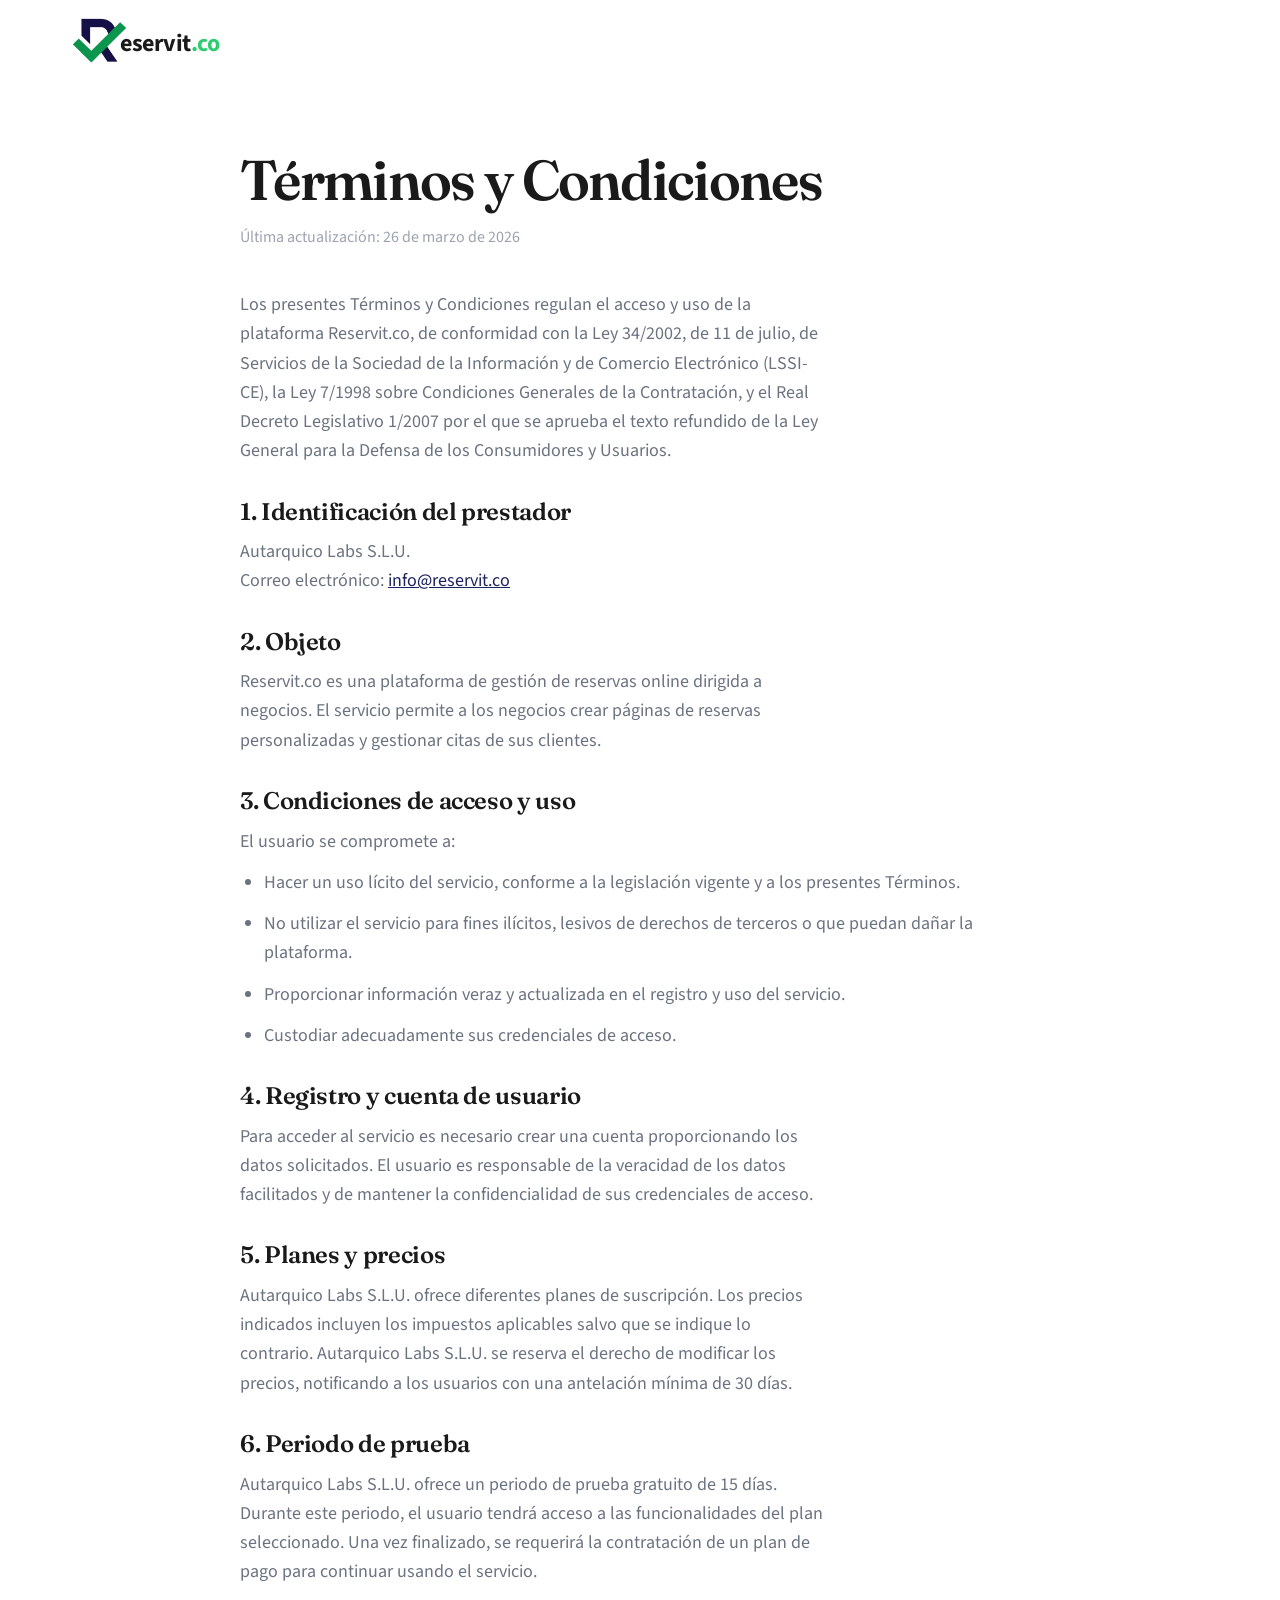
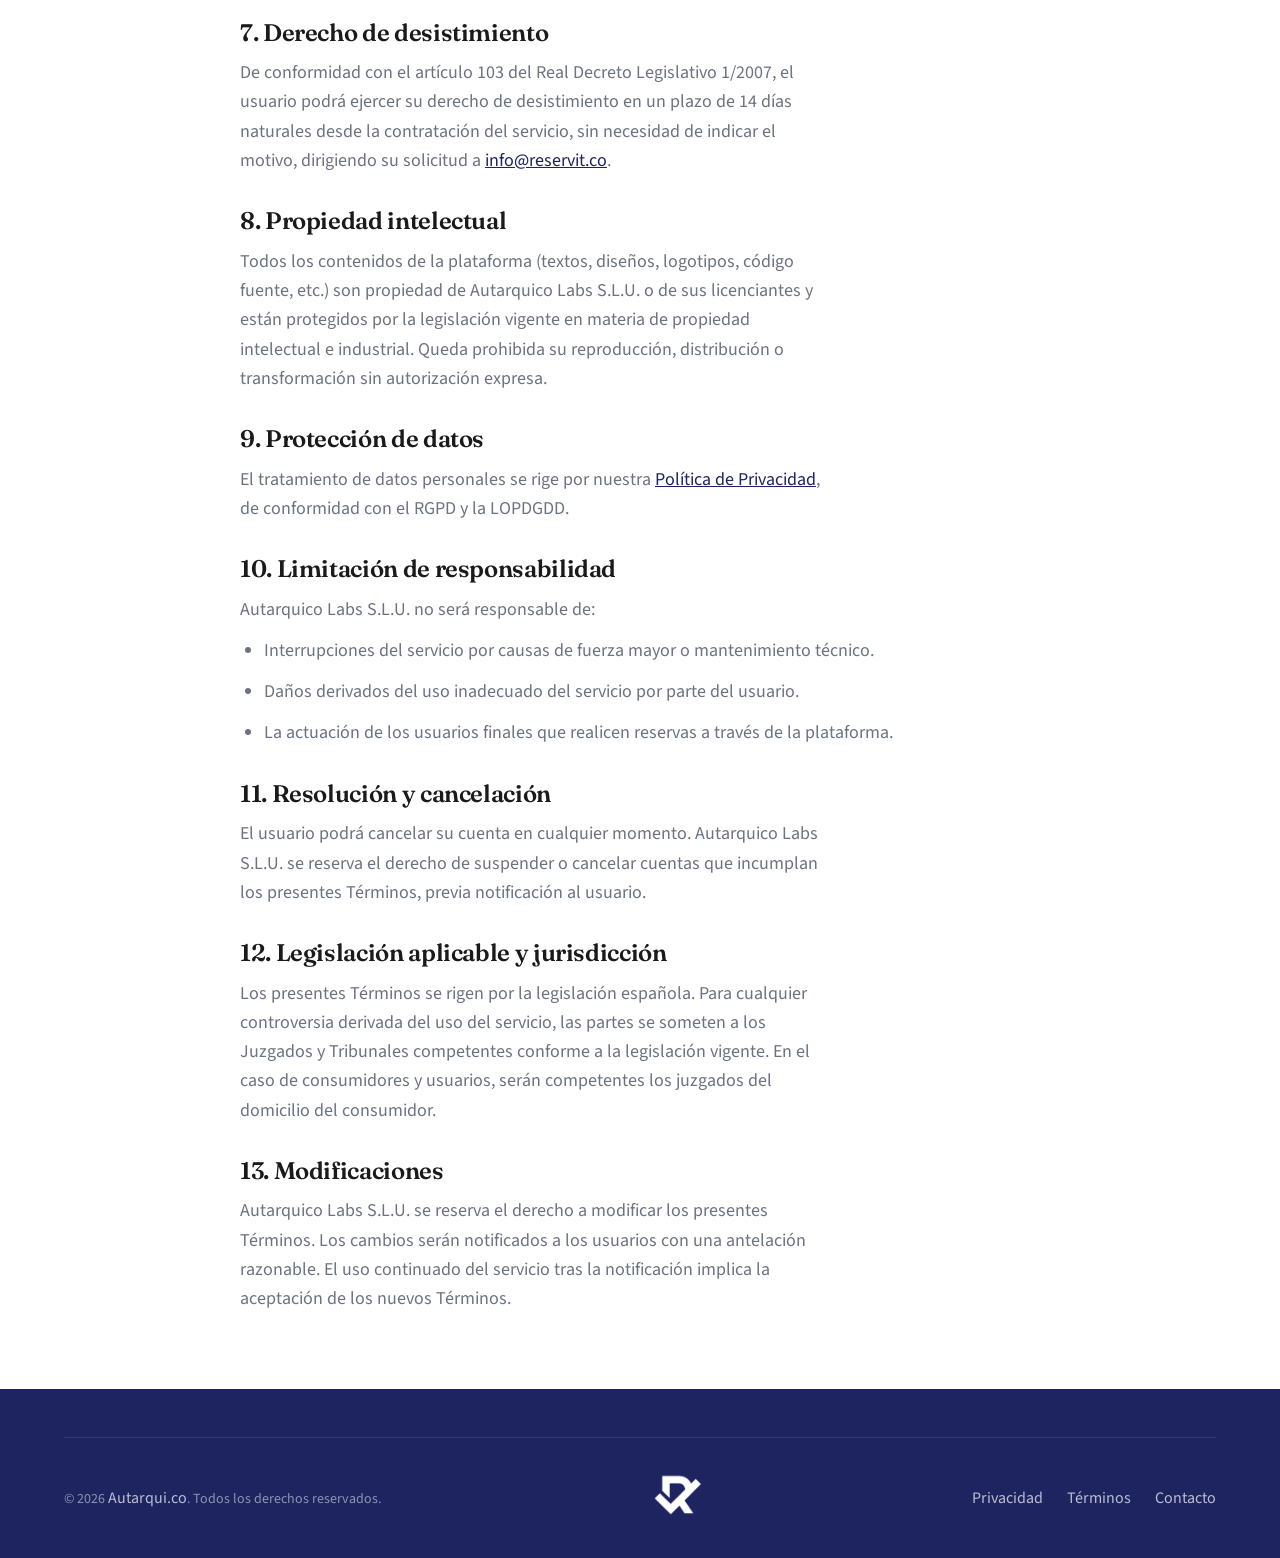
<file: terminos.html>
<!DOCTYPE html>
<html lang="es">
<head>
  <meta charset="UTF-8">
  <meta name="viewport" content="width=device-width, initial-scale=1.0">
  <meta name="description" content="Términos y Condiciones - Reservit.co">
  <title>Términos y Condiciones - Reservit.co</title>
  <link rel="icon" type="image/png" href="images/logo_transparente.png">
  <link rel="preconnect" href="https://fonts.googleapis.com">
  <link rel="preconnect" href="https://fonts.gstatic.com" crossorigin>
  <link href="https://fonts.googleapis.com/css2?family=Fraunces:ital,opsz,wght@0,9..144,400;0,9..144,500;0,9..144,600;0,9..144,700;1,9..144,400&family=Source+Sans+3:wght@400;500;600;700&display=swap" rel="stylesheet">
  <link rel="stylesheet" href="css/tokens.css">
  <link rel="stylesheet" href="css/reset.css">
  <link rel="stylesheet" href="css/base.css">
  <link rel="stylesheet" href="css/components.css">
  <link rel="stylesheet" href="css/sections.css">
  <style>
    .legal {
      padding-top: calc(var(--header-height) + var(--space-16));
      padding-bottom: var(--space-16);
    }
    .legal__content {
      max-width: 800px;
      margin-inline: auto;
    }
    .legal__content h1 {
      font-family: var(--font-display);
      font-size: var(--text-4xl);
      font-weight: var(--font-weight-semibold);
      color: var(--color-text);
      margin-bottom: var(--space-4);
    }
    .legal__content .legal__updated {
      font-size: var(--text-sm);
      color: var(--color-text-muted);
      margin-bottom: var(--space-10);
    }
    .legal__content h2 {
      font-family: var(--font-display);
      font-size: var(--text-xl);
      font-weight: var(--font-weight-semibold);
      color: var(--color-text);
      margin-top: var(--space-8);
      margin-bottom: var(--space-3);
    }
    .legal__content p,
    .legal__content li {
      font-size: var(--text-base);
      color: var(--color-text-secondary);
      line-height: var(--leading-relaxed);
      margin-bottom: var(--space-3);
    }
    .legal__content ul {
      list-style: disc;
      padding-left: var(--space-6);
      margin-bottom: var(--space-4);
    }
    .legal__content a {
      color: var(--color-primary);
      text-decoration: underline;
    }
  </style>
</head>
<body>

  <header class="header" role="banner">
    <div class="header__inner">
      <a href="index.html" class="header__logo" aria-label="Reservit.co - Inicio">
        <img src="images/logo_transparente.png" alt="Reservit.co" class="header__logo-icon">
        <span class="header__logo-text"><span class="header__logo-text--dark">eservit</span><span class="header__logo-text--green">.co</span></span>
      </a>
    </div>
  </header>

  <main class="legal">
    <div class="container">
      <div class="legal__content">

        <h1>Términos y Condiciones</h1>
        <p class="legal__updated">Última actualización: 26 de marzo de 2026</p>

        <p>Los presentes Términos y Condiciones regulan el acceso y uso de la plataforma Reservit.co, de conformidad con la Ley 34/2002, de 11 de julio, de Servicios de la Sociedad de la Información y de Comercio Electrónico (LSSI-CE), la Ley 7/1998 sobre Condiciones Generales de la Contratación, y el Real Decreto Legislativo 1/2007 por el que se aprueba el texto refundido de la Ley General para la Defensa de los Consumidores y Usuarios.</p>

        <h2>1. Identificación del prestador</h2>
        <p>Autarquico Labs S.L.U.<br>
        Correo electrónico: <a href="mailto:info@reservit.co">info@reservit.co</a></p>

        <h2>2. Objeto</h2>
        <p>Reservit.co es una plataforma de gestión de reservas online dirigida a negocios. El servicio permite a los negocios crear páginas de reservas personalizadas y gestionar citas de sus clientes.</p>

        <h2>3. Condiciones de acceso y uso</h2>
        <p>El usuario se compromete a:</p>
        <ul>
          <li>Hacer un uso lícito del servicio, conforme a la legislación vigente y a los presentes Términos.</li>
          <li>No utilizar el servicio para fines ilícitos, lesivos de derechos de terceros o que puedan dañar la plataforma.</li>
          <li>Proporcionar información veraz y actualizada en el registro y uso del servicio.</li>
          <li>Custodiar adecuadamente sus credenciales de acceso.</li>
        </ul>

        <h2>4. Registro y cuenta de usuario</h2>
        <p>Para acceder al servicio es necesario crear una cuenta proporcionando los datos solicitados. El usuario es responsable de la veracidad de los datos facilitados y de mantener la confidencialidad de sus credenciales de acceso.</p>

        <h2>5. Planes y precios</h2>
        <p>Autarquico Labs S.L.U. ofrece diferentes planes de suscripción. Los precios indicados incluyen los impuestos aplicables salvo que se indique lo contrario. Autarquico Labs S.L.U. se reserva el derecho de modificar los precios, notificando a los usuarios con una antelación mínima de 30 días.</p>

        <h2>6. Periodo de prueba</h2>
        <p>Autarquico Labs S.L.U. ofrece un periodo de prueba gratuito de 15 días. Durante este periodo, el usuario tendrá acceso a las funcionalidades del plan seleccionado. Una vez finalizado, se requerirá la contratación de un plan de pago para continuar usando el servicio.</p>

        <h2>7. Derecho de desistimiento</h2>
        <p>De conformidad con el artículo 103 del Real Decreto Legislativo 1/2007, el usuario podrá ejercer su derecho de desistimiento en un plazo de 14 días naturales desde la contratación del servicio, sin necesidad de indicar el motivo, dirigiendo su solicitud a <a href="mailto:info@reservit.co">info@reservit.co</a>.</p>

        <h2>8. Propiedad intelectual</h2>
        <p>Todos los contenidos de la plataforma (textos, diseños, logotipos, código fuente, etc.) son propiedad de Autarquico Labs S.L.U. o de sus licenciantes y están protegidos por la legislación vigente en materia de propiedad intelectual e industrial. Queda prohibida su reproducción, distribución o transformación sin autorización expresa.</p>

        <h2>9. Protección de datos</h2>
        <p>El tratamiento de datos personales se rige por nuestra <a href="privacidad.html">Política de Privacidad</a>, de conformidad con el RGPD y la LOPDGDD.</p>

        <h2>10. Limitación de responsabilidad</h2>
        <p>Autarquico Labs S.L.U. no será responsable de:</p>
        <ul>
          <li>Interrupciones del servicio por causas de fuerza mayor o mantenimiento técnico.</li>
          <li>Daños derivados del uso inadecuado del servicio por parte del usuario.</li>
          <li>La actuación de los usuarios finales que realicen reservas a través de la plataforma.</li>
        </ul>

        <h2>11. Resolución y cancelación</h2>
        <p>El usuario podrá cancelar su cuenta en cualquier momento. Autarquico Labs S.L.U. se reserva el derecho de suspender o cancelar cuentas que incumplan los presentes Términos, previa notificación al usuario.</p>

        <h2>12. Legislación aplicable y jurisdicción</h2>
        <p>Los presentes Términos se rigen por la legislación española. Para cualquier controversia derivada del uso del servicio, las partes se someten a los Juzgados y Tribunales competentes conforme a la legislación vigente. En el caso de consumidores y usuarios, serán competentes los juzgados del domicilio del consumidor.</p>

        <h2>13. Modificaciones</h2>
        <p>Autarquico Labs S.L.U. se reserva el derecho a modificar los presentes Términos. Los cambios serán notificados a los usuarios con una antelación razonable. El uso continuado del servicio tras la notificación implica la aceptación de los nuevos Términos.</p>

      </div>
    </div>
  </main>

  <footer class="footer" role="contentinfo">
    <div class="container">
      <hr class="footer__divider">
      <div class="footer__inner">
        <a href="index.html" class="footer__logo" aria-label="Reservit.co - Inicio">
          <img src="images/logo_transparente.png" alt="Reservit.co" width="100" height="56">
        </a>
        <ul class="footer__links">
          <li><a href="privacidad.html" class="footer__link">Privacidad</a></li>
          <li><a href="terminos.html" class="footer__link">Términos</a></li>
          <li><a href="contacto.html" class="footer__link">Contacto</a></li>
        </ul>
        <p class="footer__copy">© <span class="current-year"></span> <a href="https://autarqui.co" class="footer__link" target="_blank" rel="noopener">Autarqui.co</a>. Todos los derechos reservados.</p>
      </div>
    </div>
  </footer>

  <script>
    document.querySelector('.current-year').textContent = new Date().getFullYear();
  </script>
</body>
</html>
</file>
<file: css/tokens.css>
/* ==========================================================================
   Design Tokens - reservit.co
   ========================================================================== */

:root {
  /* Colors */
  --color-primary: #1E2460;
  --color-primary-dark: #161b4a;
  --color-primary-light: #2a3078;
  --color-accent: #2ECC71;
  --color-accent-dark: #27ae60;
  --color-accent-light: #58d68d;

  --color-bg: #FFFFFF;
  --color-bg-subtle: #FAFAFA;
  --color-bg-muted: #F5F5F7;

  --color-text: #1a1a1a;
  --color-text-secondary: #6b7280;
  --color-text-muted: #9ca3af;
  --color-text-inverse: #FFFFFF;

  --color-border: #e5e7eb;
  --color-border-light: #f3f4f6;

  /* Typography */
  --font-display: 'Fraunces', Georgia, serif;
  --font-body: 'Source Sans 3', -apple-system, BlinkMacSystemFont, sans-serif;

  --font-weight-normal: 400;
  --font-weight-medium: 500;
  --font-weight-semibold: 600;
  --font-weight-bold: 700;

  /* Font sizes - fluid typography */
  --text-xs: clamp(0.75rem, 0.7rem + 0.25vw, 0.875rem);
  --text-sm: clamp(0.875rem, 0.8rem + 0.375vw, 1rem);
  --text-base: clamp(1rem, 0.9rem + 0.5vw, 1.125rem);
  --text-lg: clamp(1.125rem, 1rem + 0.625vw, 1.25rem);
  --text-xl: clamp(1.25rem, 1.1rem + 0.75vw, 1.5rem);
  --text-2xl: clamp(1.5rem, 1.25rem + 1.25vw, 2rem);
  --text-3xl: clamp(1.875rem, 1.5rem + 1.875vw, 2.5rem);
  --text-4xl: clamp(2.25rem, 1.75rem + 2.5vw, 3.5rem);
  --text-5xl: clamp(3rem, 2rem + 5vw, 4.5rem);

  /* Line heights */
  --leading-none: 1;
  --leading-tight: 1.15;
  --leading-snug: 1.3;
  --leading-normal: 1.5;
  --leading-relaxed: 1.625;
  --leading-loose: 2;

  /* Letter spacing */
  --tracking-tighter: -0.03em;
  --tracking-tight: -0.015em;
  --tracking-normal: 0;
  --tracking-wide: 0.025em;
  --tracking-wider: 0.05em;

  /* Spacing scale */
  --space-1: 0.25rem;   /* 4px */
  --space-2: 0.5rem;    /* 8px */
  --space-3: 0.75rem;   /* 12px */
  --space-4: 1rem;      /* 16px */
  --space-5: 1.25rem;   /* 20px */
  --space-6: 1.5rem;    /* 24px */
  --space-8: 2rem;      /* 32px */
  --space-10: 2.5rem;   /* 40px */
  --space-12: 3rem;     /* 48px */
  --space-16: 4rem;     /* 64px */
  --space-20: 5rem;     /* 80px */
  --space-24: 6rem;     /* 96px */
  --space-32: 8rem;     /* 128px */

  /* Container */
  --container-sm: 640px;
  --container-md: 768px;
  --container-lg: 1024px;
  --container-xl: 1200px;
  --container-padding: var(--space-6);

  /* Border radius */
  --radius-sm: 0.25rem;
  --radius-md: 0.5rem;
  --radius-lg: 0.75rem;
  --radius-xl: 1rem;
  --radius-2xl: 1.5rem;
  --radius-full: 9999px;

  /* Shadows */
  --shadow-sm: 0 1px 2px 0 rgb(0 0 0 / 0.05);
  --shadow-md: 0 4px 6px -1px rgb(0 0 0 / 0.07), 0 2px 4px -2px rgb(0 0 0 / 0.05);
  --shadow-lg: 0 10px 15px -3px rgb(0 0 0 / 0.08), 0 4px 6px -4px rgb(0 0 0 / 0.05);
  --shadow-xl: 0 20px 25px -5px rgb(0 0 0 / 0.1), 0 8px 10px -6px rgb(0 0 0 / 0.05);
  --shadow-button: 0 1px 3px 0 rgb(0 0 0 / 0.1), 0 1px 2px -1px rgb(0 0 0 / 0.1);
  --shadow-button-hover: 0 4px 6px -1px rgb(0 0 0 / 0.1), 0 2px 4px -2px rgb(0 0 0 / 0.1);

  /* Transitions */
  --duration-fast: 150ms;
  --duration-normal: 250ms;
  --duration-slow: 400ms;
  --ease-default: cubic-bezier(0.4, 0, 0.2, 1);
  --ease-in: cubic-bezier(0.4, 0, 1, 1);
  --ease-out: cubic-bezier(0, 0, 0.2, 1);
  --ease-bounce: cubic-bezier(0.34, 1.56, 0.64, 1);

  /* Z-index scale */
  --z-dropdown: 100;
  --z-sticky: 200;
  --z-fixed: 300;
  --z-modal-backdrop: 400;
  --z-modal: 500;
  --z-popover: 600;
  --z-tooltip: 700;

  /* Header height */
  --header-height: 5.5rem;
}

/* Breakpoints (for reference - use in media queries) */
/* sm: 640px */
/* md: 768px */
/* lg: 1024px */
/* xl: 1280px */
</file>
<file: css/base.css>
/* ==========================================================================
   Base Styles - Typography & Utilities - reservit.co
   ========================================================================== */

/* ==========================================================================
   Typography
   ========================================================================== */

h1, h2, h3, h4, h5, h6 {
  font-family: var(--font-display);
  font-weight: var(--font-weight-semibold);
  color: var(--color-text);
  letter-spacing: var(--tracking-tight);
}

h1 {
  font-size: var(--text-5xl);
  line-height: var(--leading-none);
  letter-spacing: var(--tracking-tighter);
}

h2 {
  font-size: var(--text-4xl);
  line-height: var(--leading-tight);
}

h3 {
  font-size: var(--text-2xl);
  line-height: var(--leading-snug);
}

h4 {
  font-size: var(--text-xl);
  line-height: var(--leading-snug);
}

h5 {
  font-size: var(--text-lg);
}

h6 {
  font-size: var(--text-base);
}

p {
  font-size: var(--text-base);
  line-height: var(--leading-relaxed);
  color: var(--color-text-secondary);
}

.text-lead {
  font-size: var(--text-xl);
  line-height: var(--leading-relaxed);
  color: var(--color-text-secondary);
}

.text-small {
  font-size: var(--text-sm);
}

.text-xs {
  font-size: var(--text-xs);
}

/* ==========================================================================
   Layout Utilities
   ========================================================================== */

.container {
  width: 100%;
  max-width: var(--container-xl);
  margin-inline: auto;
  padding-inline: var(--container-padding);
}

.container--narrow {
  max-width: var(--container-lg);
}

.container--wide {
  max-width: 1400px;
}

/* Section spacing */
.section {
  padding-block: var(--space-16);
}

@media (min-width: 768px) {
  .section {
    padding-block: var(--space-20);
  }
}

@media (min-width: 1024px) {
  .section {
    padding-block: var(--space-24);
  }
}

/* ==========================================================================
   Flex & Grid Utilities
   ========================================================================== */

.flex {
  display: flex;
}

.flex-col {
  flex-direction: column;
}

.flex-wrap {
  flex-wrap: wrap;
}

.items-center {
  align-items: center;
}

.items-start {
  align-items: flex-start;
}

.items-end {
  align-items: flex-end;
}

.justify-center {
  justify-content: center;
}

.justify-between {
  justify-content: space-between;
}

.justify-end {
  justify-content: flex-end;
}

.gap-1 { gap: var(--space-1); }
.gap-2 { gap: var(--space-2); }
.gap-3 { gap: var(--space-3); }
.gap-4 { gap: var(--space-4); }
.gap-5 { gap: var(--space-5); }
.gap-6 { gap: var(--space-6); }
.gap-8 { gap: var(--space-8); }
.gap-10 { gap: var(--space-10); }
.gap-12 { gap: var(--space-12); }

/* Grid */
.grid {
  display: grid;
}

.grid-cols-1 {
  grid-template-columns: repeat(1, minmax(0, 1fr));
}

@media (min-width: 640px) {
  .sm\:grid-cols-2 {
    grid-template-columns: repeat(2, minmax(0, 1fr));
  }
}

@media (min-width: 1024px) {
  .lg\:grid-cols-2 {
    grid-template-columns: repeat(2, minmax(0, 1fr));
  }
  .lg\:grid-cols-3 {
    grid-template-columns: repeat(3, minmax(0, 1fr));
  }
}

/* ==========================================================================
   Text Alignment
   ========================================================================== */

.text-center {
  text-align: center;
}

.text-left {
  text-align: left;
}

.text-right {
  text-align: right;
}

@media (min-width: 1024px) {
  .lg\:text-left {
    text-align: left;
  }
}

/* Center children */
.mx-auto {
  margin-inline: auto;
}

/* ==========================================================================
   Spacing Utilities
   ========================================================================== */

.mt-1 { margin-top: var(--space-1); }
.mt-2 { margin-top: var(--space-2); }
.mt-3 { margin-top: var(--space-3); }
.mt-4 { margin-top: var(--space-4); }
.mt-5 { margin-top: var(--space-5); }
.mt-6 { margin-top: var(--space-6); }
.mt-8 { margin-top: var(--space-8); }
.mt-10 { margin-top: var(--space-10); }
.mt-12 { margin-top: var(--space-12); }
.mt-16 { margin-top: var(--space-16); }

.mb-1 { margin-bottom: var(--space-1); }
.mb-2 { margin-bottom: var(--space-2); }
.mb-3 { margin-bottom: var(--space-3); }
.mb-4 { margin-bottom: var(--space-4); }
.mb-5 { margin-bottom: var(--space-5); }
.mb-6 { margin-bottom: var(--space-6); }
.mb-8 { margin-bottom: var(--space-8); }
.mb-10 { margin-bottom: var(--space-10); }
.mb-12 { margin-bottom: var(--space-12); }

/* ==========================================================================
   Display Utilities
   ========================================================================== */

.hidden {
  display: none;
}

.block {
  display: block;
}

.inline-block {
  display: inline-block;
}

@media (min-width: 768px) {
  .md\:hidden {
    display: none;
  }
  .md\:block {
    display: block;
  }
  .md\:flex {
    display: flex;
  }
}

@media (min-width: 1024px) {
  .lg\:hidden {
    display: none;
  }
  .lg\:block {
    display: block;
  }
  .lg\:flex {
    display: flex;
  }
}

/* ==========================================================================
   Color Utilities
   ========================================================================== */

.text-primary {
  color: var(--color-primary);
}

.text-accent {
  color: var(--color-accent);
}

.text-secondary {
  color: var(--color-text-secondary);
}

.text-muted {
  color: var(--color-text-muted);
}

.text-inverse {
  color: var(--color-text-inverse);
}

.bg-primary {
  background-color: var(--color-primary);
}

.bg-subtle {
  background-color: var(--color-bg-subtle);
}

.bg-muted {
  background-color: var(--color-bg-muted);
}

/* ==========================================================================
   Hairline Dividers
   ========================================================================== */

.divider {
  width: 100%;
  height: 1px;
  background: var(--color-border);
  border: none;
}

.divider--short {
  width: 4rem;
  margin-inline: auto;
}

.divider--accent {
  background: var(--color-accent);
  height: 2px;
  width: 3rem;
}

/* ==========================================================================
   Animation Classes (applied via JS)
   ========================================================================== */

.animate-on-scroll {
  opacity: 0;
  transform: translateY(20px);
  transition:
    opacity var(--duration-slow) var(--ease-out),
    transform var(--duration-slow) var(--ease-out);
}

.animate-on-scroll.is-visible {
  opacity: 1;
  transform: translateY(0);
}

/* Staggered children */
.animate-stagger > * {
  opacity: 0;
  transform: translateY(20px);
  transition:
    opacity var(--duration-slow) var(--ease-out),
    transform var(--duration-slow) var(--ease-out);
}

.animate-stagger.is-visible > *:nth-child(1) { transition-delay: 0ms; }
.animate-stagger.is-visible > *:nth-child(2) { transition-delay: 100ms; }
.animate-stagger.is-visible > *:nth-child(3) { transition-delay: 200ms; }
.animate-stagger.is-visible > *:nth-child(4) { transition-delay: 300ms; }

.animate-stagger.is-visible > * {
  opacity: 1;
  transform: translateY(0);
}

/* Reduced motion override */
@media (prefers-reduced-motion: reduce) {
  .animate-on-scroll,
  .animate-stagger > * {
    opacity: 1;
    transform: none;
    transition: none;
  }
}
</file>
<file: css/components.css>
/* ==========================================================================
   Components - reservit.co
   ========================================================================== */

/* ==========================================================================
   Buttons
   ========================================================================== */

.btn {
  display: inline-flex;
  align-items: center;
  justify-content: center;
  gap: var(--space-2);
  padding: var(--space-3) var(--space-6);
  font-family: var(--font-body);
  font-size: var(--text-base);
  font-weight: var(--font-weight-semibold);
  line-height: var(--leading-tight);
  text-decoration: none;
  border-radius: var(--radius-lg);
  cursor: pointer;
  transition:
    background-color var(--duration-fast) var(--ease-default),
    transform var(--duration-fast) var(--ease-default),
    box-shadow var(--duration-fast) var(--ease-default);
}

.btn:focus-visible {
  outline: 2px solid var(--color-accent);
  outline-offset: 2px;
}

/* Primary button - Green accent */
.btn--primary {
  background-color: var(--color-accent);
  color: var(--color-primary);
  box-shadow: var(--shadow-button);
}

.btn--primary:hover {
  background-color: var(--color-accent-dark);
  transform: translateY(-1px);
  box-shadow: var(--shadow-button-hover);
}

.btn--primary:active {
  transform: translateY(0);
  box-shadow: var(--shadow-sm);
}

/* Secondary button - Navy outline */
.btn--secondary {
  background-color: transparent;
  color: var(--color-primary);
  border: 1.5px solid var(--color-primary);
}

.btn--secondary:hover {
  background-color: var(--color-primary);
  color: var(--color-text-inverse);
}

/* Ghost button - minimal */
.btn--ghost {
  background-color: transparent;
  color: var(--color-text);
  padding: var(--space-2) var(--space-4);
}

.btn--ghost:hover {
  background-color: var(--color-bg-muted);
}

/* Button sizes */
.btn--sm {
  padding: var(--space-2) var(--space-4);
  font-size: var(--text-sm);
}

.btn--lg {
  padding: var(--space-4) var(--space-8);
  font-size: var(--text-lg);
}

/* Button on dark background */
.btn--inverse {
  background-color: var(--color-accent);
  color: var(--color-primary);
}

.btn--inverse:hover {
  background-color: var(--color-text-inverse);
  color: var(--color-primary);
}

/* ==========================================================================
   Navigation
   ========================================================================== */

.header {
  position: fixed;
  top: 0;
  left: 0;
  right: 0;
  height: var(--header-height);
  z-index: var(--z-fixed);
  transition:
    background-color var(--duration-normal) var(--ease-default),
    box-shadow var(--duration-normal) var(--ease-default);
}

.header.is-scrolled {
  background-color: rgba(255, 255, 255, 0.95);
  backdrop-filter: blur(12px);
  -webkit-backdrop-filter: blur(12px);
  box-shadow: var(--shadow-sm);
}

.header__inner {
  display: flex;
  align-items: center;
  justify-content: space-between;
  height: 100%;
  max-width: var(--container-xl);
  margin-inline: auto;
  padding-inline: var(--container-padding);
}

.header__logo {
  display: flex;
  align-items: center;
  gap: 0;
  text-decoration: none;
  flex-shrink: 0;
}

.header__logo-icon {
  height: 4rem;
  width: auto;
}

.header__logo-text {
  font-size: 1.5rem;
  font-weight: 700;
  letter-spacing: -0.02em;
  line-height: 1;
  margin-left: -0.75rem;
}

.header__logo-text--dark {
  color: #1a1a1a;
}

.header__logo-text--green {
  color: var(--color-accent);
}

/* Desktop navigation */
.nav {
  display: none;
  align-items: center;
  gap: var(--space-8);
}

@media (min-width: 1024px) {
  .nav {
    display: flex;
  }
}

.nav__list {
  display: flex;
  align-items: center;
  gap: var(--space-6);
  list-style: none;
}

.nav__link {
  position: relative;
  font-size: var(--text-sm);
  font-weight: var(--font-weight-medium);
  color: var(--color-text);
  text-decoration: none;
  padding: var(--space-2) 0;
  transition: color var(--duration-fast) var(--ease-default);
}

.nav__link::after {
  content: '';
  position: absolute;
  bottom: 0;
  left: 50%;
  right: 50%;
  height: 1px;
  background-color: var(--color-primary);
  transition:
    left var(--duration-fast) var(--ease-out),
    right var(--duration-fast) var(--ease-out);
}

.nav__link:hover {
  color: var(--color-primary);
}

.nav__link:hover::after {
  left: 0;
  right: 0;
}

/* Header actions (language toggle + CTA) */
.header__actions {
  display: flex;
  align-items: center;
  gap: var(--space-4);
}

/* ==========================================================================
   Language Toggle
   ========================================================================== */

.lang-toggle {
  display: flex;
  align-items: center;
  gap: var(--space-1);
  font-size: var(--text-sm);
  font-weight: var(--font-weight-medium);
}

.lang-toggle__btn {
  padding: var(--space-1) var(--space-2);
  color: var(--color-text-muted);
  background: transparent;
  border: none;
  border-radius: var(--radius-sm);
  cursor: pointer;
  transition:
    color var(--duration-fast) var(--ease-default),
    background-color var(--duration-fast) var(--ease-default);
}

.lang-toggle__btn:hover {
  color: var(--color-text);
  background-color: var(--color-bg-muted);
}

.lang-toggle__btn.is-active {
  color: var(--color-primary);
  font-weight: var(--font-weight-semibold);
}

.lang-toggle__separator {
  color: var(--color-border);
  user-select: none;
}

/* ==========================================================================
   Mobile Menu
   ========================================================================== */

.mobile-menu-toggle {
  display: flex;
  align-items: center;
  justify-content: center;
  width: 2.5rem;
  height: 2.5rem;
  background: transparent;
  border: none;
  cursor: pointer;
}

@media (min-width: 1024px) {
  .mobile-menu-toggle {
    display: none;
  }
}

.mobile-menu-toggle__icon {
  position: relative;
  width: 1.25rem;
  height: 2px;
  background-color: var(--color-text);
  transition: background-color var(--duration-fast) var(--ease-default);
}

.mobile-menu-toggle__icon::before,
.mobile-menu-toggle__icon::after {
  content: '';
  position: absolute;
  left: 0;
  width: 100%;
  height: 2px;
  background-color: var(--color-text);
  transition: transform var(--duration-fast) var(--ease-default);
}

.mobile-menu-toggle__icon::before {
  top: -6px;
}

.mobile-menu-toggle__icon::after {
  bottom: -6px;
}

/* Open state */
.mobile-menu-toggle[aria-expanded="true"] .mobile-menu-toggle__icon {
  background-color: transparent;
}

.mobile-menu-toggle[aria-expanded="true"] .mobile-menu-toggle__icon::before {
  transform: translateY(6px) rotate(45deg);
}

.mobile-menu-toggle[aria-expanded="true"] .mobile-menu-toggle__icon::after {
  transform: translateY(-6px) rotate(-45deg);
}

/* Mobile menu panel */
.mobile-menu {
  position: fixed;
  top: var(--header-height);
  left: 0;
  right: 0;
  bottom: 0;
  background-color: var(--color-bg);
  padding: var(--space-6);
  transform: translateX(100%);
  transition: transform var(--duration-normal) var(--ease-default);
  overflow-y: auto;
  z-index: var(--z-fixed);
}

.mobile-menu.is-open {
  transform: translateX(0);
}

@media (min-width: 1024px) {
  .mobile-menu {
    display: none;
  }
}

.mobile-menu__list {
  list-style: none;
  margin-bottom: var(--space-8);
}

.mobile-menu__link {
  display: block;
  padding: var(--space-4) 0;
  font-size: var(--text-lg);
  font-weight: var(--font-weight-medium);
  color: var(--color-text);
  text-decoration: none;
  border-bottom: 1px solid var(--color-border-light);
  transition: color var(--duration-fast) var(--ease-default);
}

.mobile-menu__link:hover {
  color: var(--color-primary);
}

.mobile-menu__actions {
  display: flex;
  flex-direction: column;
  gap: var(--space-4);
}

.mobile-menu__lang {
  display: flex;
  justify-content: center;
  gap: var(--space-4);
  padding: var(--space-4) 0;
}

/* ==========================================================================
   Cards
   ========================================================================== */

.card {
  background-color: var(--color-bg);
  border-radius: var(--radius-xl);
  padding: var(--space-8);
  transition:
    transform var(--duration-fast) var(--ease-default),
    box-shadow var(--duration-fast) var(--ease-default);
}

.card--bordered {
  border: 1px solid var(--color-border);
}

.card--shadow {
  box-shadow: var(--shadow-md);
}

.card--hover:hover {
  transform: translateY(-4px);
  box-shadow: var(--shadow-lg);
}

.card__icon {
  display: flex;
  align-items: center;
  justify-content: center;
  width: 3rem;
  height: 3rem;
  background-color: var(--color-bg-muted);
  border-radius: var(--radius-lg);
  margin-bottom: var(--space-5);
  color: var(--color-primary);
}

.card__icon svg {
  width: 1.5rem;
  height: 1.5rem;
}

.card__title {
  font-family: var(--font-display);
  font-size: var(--text-xl);
  font-weight: var(--font-weight-semibold);
  color: var(--color-text);
  margin-bottom: var(--space-3);
}

.card__text {
  font-size: var(--text-base);
  color: var(--color-text-secondary);
  line-height: var(--leading-relaxed);
}

/* ==========================================================================
   Pricing Card
   ========================================================================== */

.pricing-card {
  background-color: var(--color-bg);
  border: 1px solid var(--color-border);
  border-radius: var(--radius-2xl);
  padding: var(--space-8);
  display: flex;
  flex-direction: column;
  height: 100%;
  transition:
    transform var(--duration-fast) var(--ease-default),
    box-shadow var(--duration-fast) var(--ease-default),
    border-color var(--duration-fast) var(--ease-default);
}

.pricing-card:hover {
  transform: translateY(-4px);
  box-shadow: var(--shadow-lg);
}

.pricing-card--featured {
  border-color: var(--color-accent);
  border-width: 2px;
  position: relative;
}

.pricing-card__badge {
  position: absolute;
  top: 0;
  left: 50%;
  transform: translate(-50%, -50%);
  background-color: var(--color-accent);
  color: var(--color-primary);
  font-size: var(--text-xs);
  font-weight: var(--font-weight-bold);
  padding: var(--space-1) var(--space-4);
  border-radius: var(--radius-full);
  text-transform: uppercase;
  letter-spacing: var(--tracking-wide);
}

.pricing-card__name {
  font-family: var(--font-display);
  font-size: var(--text-xl);
  font-weight: var(--font-weight-semibold);
  color: var(--color-text);
  margin-bottom: var(--space-2);
}

.pricing-card__price {
  display: flex;
  align-items: baseline;
  gap: var(--space-1);
  margin-bottom: var(--space-2);
}

.pricing-card__amount {
  font-family: var(--font-display);
  font-size: var(--text-4xl);
  font-weight: var(--font-weight-bold);
  color: var(--color-text);
  line-height: var(--leading-none);
}

.pricing-card__period {
  font-size: var(--text-sm);
  color: var(--color-text-muted);
}

.pricing-card__description {
  font-size: var(--text-sm);
  color: var(--color-text-secondary);
  margin-bottom: var(--space-6);
  padding-bottom: var(--space-6);
  border-bottom: 1px solid var(--color-border-light);
}

.pricing-card__features {
  list-style: none;
  margin-bottom: var(--space-8);
  flex-grow: 1;
}

.pricing-card__feature {
  display: flex;
  align-items: flex-start;
  gap: var(--space-3);
  font-size: var(--text-sm);
  color: var(--color-text-secondary);
  padding: var(--space-2) 0;
}

.pricing-card__feature-icon {
  flex-shrink: 0;
  width: 1.25rem;
  height: 1.25rem;
  color: var(--color-accent);
}

.pricing-card__cta {
  margin-top: auto;
}

/* ==========================================================================
   Section Header
   ========================================================================== */

.section-header {
  text-align: center;
  max-width: 640px;
  margin-inline: auto;
  margin-bottom: var(--space-12);
}

.section-header__label {
  display: inline-block;
  font-size: var(--text-sm);
  font-weight: var(--font-weight-semibold);
  color: var(--color-accent);
  text-transform: uppercase;
  letter-spacing: var(--tracking-wider);
  margin-bottom: var(--space-4);
}

.section-header__title {
  font-family: var(--font-display);
  font-size: var(--text-3xl);
  font-weight: var(--font-weight-semibold);
  color: var(--color-text);
  margin-bottom: var(--space-4);
}

.section-header__text {
  font-size: var(--text-lg);
  color: var(--color-text-secondary);
  max-width: 540px;
  margin-inline: auto;
}

/* ==========================================================================
   Badge / Tag
   ========================================================================== */

.badge {
  display: inline-flex;
  align-items: center;
  gap: var(--space-1);
  padding: var(--space-1) var(--space-3);
  font-size: var(--text-xs);
  font-weight: var(--font-weight-semibold);
  border-radius: var(--radius-full);
  text-transform: uppercase;
  letter-spacing: var(--tracking-wide);
}

.badge--accent {
  background-color: rgba(46, 204, 113, 0.1);
  color: var(--color-accent-dark);
}

.badge--primary {
  background-color: rgba(30, 36, 96, 0.1);
  color: var(--color-primary);
}

/* ==========================================================================
   Link with underline animation
   ========================================================================== */

.link-animated {
  position: relative;
  color: var(--color-primary);
  text-decoration: none;
  font-weight: var(--font-weight-medium);
}

.link-animated::after {
  content: '';
  position: absolute;
  bottom: -2px;
  left: 50%;
  right: 50%;
  height: 1px;
  background-color: currentColor;
  transition:
    left var(--duration-fast) var(--ease-out),
    right var(--duration-fast) var(--ease-out);
}

.link-animated:hover::after {
  left: 0;
  right: 0;
}
</file>
<file: css/sections.css>
/* ==========================================================================
   Section Layouts - reservit.co
   ========================================================================== */

/* ==========================================================================
   Hero Section
   ========================================================================== */

.hero {
  min-height: 100vh;
  display: flex;
  flex-direction: column;
  justify-content: center;
  padding-top: calc(var(--header-height) + var(--space-12));
  padding-bottom: var(--space-16);
  background-color: var(--color-bg);
}

.hero__content {
  max-width: 800px;
  text-align: center;
  margin-inline: auto;
}

@media (min-width: 1024px) {
  .hero__content {
    text-align: center;
    margin-inline: auto;
    max-width: 680px;
  }
}

.hero__label {
  display: inline-flex;
  align-items: center;
  gap: var(--space-2);
  font-size: var(--text-sm);
  font-weight: var(--font-weight-medium);
  color: var(--color-accent-dark);
  margin-bottom: var(--space-6);
}

.hero__label::before {
  content: '';
  width: 0.5rem;
  height: 0.5rem;
  background-color: var(--color-accent);
  border-radius: 50%;
}

.hero__title {
  font-family: var(--font-display);
  font-size: var(--text-5xl);
  font-weight: var(--font-weight-semibold);
  color: var(--color-text);
  line-height: var(--leading-none);
  letter-spacing: var(--tracking-tighter);
  margin-bottom: var(--space-6);
}

.hero__title-accent {
  color: var(--color-primary);
}

.hero__subtitle {
  font-size: var(--text-xl);
  color: var(--color-text-secondary);
  line-height: var(--leading-relaxed);
  margin-bottom: var(--space-10);
  max-width: 540px;
}

@media (min-width: 1024px) {
  .hero__subtitle {
    margin-inline: auto;
  }
}

.hero__actions {
  display: flex;
  flex-direction: column;
  gap: var(--space-4);
  align-items: center;
  margin-bottom: var(--space-12);
}

@media (min-width: 640px) {
  .hero__actions {
    flex-direction: row;
    justify-content: center;
  }
}

@media (min-width: 1024px) {
  .hero__actions {
    justify-content: center;
  }
}

/* Social proof / testimonial */
.hero__proof {
  padding-top: var(--space-8);
  border-top: 1px solid var(--color-border);
  max-width: 480px;
}

@media (min-width: 1024px) {
  .hero__proof {
    margin-inline: 0;
  }
}

.hero__quote {
  font-size: var(--text-base);
  font-style: italic;
  color: var(--color-text-secondary);
  margin-bottom: var(--space-3);
}

.hero__quote::before {
  content: '"';
}

.hero__quote::after {
  content: '"';
}

.hero__author {
  font-size: var(--text-sm);
  color: var(--color-text-muted);
}

.hero__author strong {
  color: var(--color-text);
  font-weight: var(--font-weight-semibold);
}

/* ==========================================================================
   Features Section
   ========================================================================== */

.features {
  background-color: var(--color-bg-subtle);
}

.features__grid {
  display: grid;
  grid-template-columns: 1fr;
  gap: var(--space-6);
}

@media (min-width: 640px) {
  .features__grid {
    grid-template-columns: repeat(2, 1fr);
  }
}

@media (min-width: 1024px) {
  .features__grid {
    grid-template-columns: repeat(3, 1fr);
    gap: var(--space-8);
  }
}

.feature-card {
  background-color: var(--color-bg);
  border-radius: var(--radius-xl);
  padding: var(--space-8);
  border: 1px solid var(--color-border-light);
  transition:
    transform var(--duration-fast) var(--ease-default),
    box-shadow var(--duration-fast) var(--ease-default);
}

.feature-card:hover {
  transform: translateY(-4px);
  box-shadow: var(--shadow-lg);
}

.feature-card__icon {
  display: flex;
  align-items: center;
  justify-content: center;
  width: 3rem;
  height: 3rem;
  background-color: rgba(46, 204, 113, 0.1);
  border-radius: var(--radius-lg);
  margin-bottom: var(--space-5);
  color: var(--color-accent-dark);
}

.feature-card__icon svg {
  width: 1.5rem;
  height: 1.5rem;
}

.feature-card__title {
  font-family: var(--font-display);
  font-size: var(--text-xl);
  font-weight: var(--font-weight-semibold);
  color: var(--color-text);
  margin-bottom: var(--space-3);
}

.feature-card__text {
  font-size: var(--text-base);
  color: var(--color-text-secondary);
  line-height: var(--leading-relaxed);
}

/* ==========================================================================
   How It Works Section
   ========================================================================== */

.how-it-works {
  background-color: var(--color-bg);
}

/* Timeline */
.timeline {
  display: flex;
  flex-direction: column;
  gap: var(--space-8);
  position: relative;
  max-width: 600px;
  margin-inline: auto;
}

@media (min-width: 1024px) {
  .timeline {
    flex-direction: row;
    justify-content: space-between;
    max-width: none;
    gap: var(--space-6);
  }
}

/* Connecting line for desktop */
@media (min-width: 1024px) {
  .timeline::before {
    content: '';
    position: absolute;
    top: 1.5rem;
    left: calc(16.66% + 1.5rem);
    right: calc(16.66% + 1.5rem);
    height: 2px;
    background: linear-gradient(
      to right,
      var(--color-border),
      var(--color-accent),
      var(--color-border)
    );
    z-index: 0;
  }
}

.timeline__step {
  display: flex;
  gap: var(--space-5);
  position: relative;
}

@media (min-width: 1024px) {
  .timeline__step {
    flex: 1;
    flex-direction: column;
    text-align: center;
    align-items: center;
  }
}

/* Mobile connecting line */
.timeline__step:not(:last-child)::after {
  content: '';
  position: absolute;
  left: 1.5rem;
  top: 3.5rem;
  width: 2px;
  height: calc(100% + var(--space-8) - 1rem);
  background: linear-gradient(
    to bottom,
    var(--color-accent),
    var(--color-border)
  );
}

@media (min-width: 1024px) {
  .timeline__step::after {
    display: none;
  }
}

.timeline__number {
  flex-shrink: 0;
  display: flex;
  align-items: center;
  justify-content: center;
  width: 3rem;
  height: 3rem;
  background-color: var(--color-primary);
  color: var(--color-text-inverse);
  font-family: var(--font-display);
  font-size: var(--text-lg);
  font-weight: var(--font-weight-bold);
  border-radius: 50%;
  position: relative;
  z-index: 1;
}

.timeline__content {
  flex: 1;
  padding-top: var(--space-1);
}

@media (min-width: 1024px) {
  .timeline__content {
    padding-top: var(--space-5);
  }
}

.timeline__title {
  font-family: var(--font-display);
  font-size: var(--text-xl);
  font-weight: var(--font-weight-semibold);
  color: var(--color-text);
  margin-bottom: var(--space-2);
}

.timeline__text {
  font-size: var(--text-base);
  color: var(--color-text-secondary);
  line-height: var(--leading-relaxed);
  max-width: 280px;
}

@media (min-width: 1024px) {
  .timeline__text {
    margin-inline: auto;
  }
}

/* ==========================================================================
   Pricing Section
   ========================================================================== */

.pricing {
  background-color: var(--color-bg-subtle);
}

.pricing__grid {
  display: grid;
  grid-template-columns: 1fr;
  gap: var(--space-6);
  max-width: 420px;
  margin-inline: auto;
}

@media (min-width: 768px) {
  .pricing__grid {
    grid-template-columns: repeat(2, 1fr);
    max-width: 840px;
  }
}

@media (min-width: 1024px) {
  .pricing__grid {
    max-width: 920px;
  }
}

.pricing__note {
  display: block;
  text-align: center;
  margin-top: var(--space-8);
  margin-left: auto;
  margin-right: auto;
  font-size: var(--text-sm);
  color: var(--color-text-muted);
  width: 100%;
}

.pricing__note strong {
  color: var(--color-text-secondary);
  font-weight: var(--font-weight-semibold);
}

/* ==========================================================================
   CTA Section
   ========================================================================== */

.cta-section {
  background-color: var(--color-primary);
  color: var(--color-text-inverse);
}

.cta-section__inner {
  text-align: center;
  max-width: 640px;
  margin-inline: auto;
}

.cta-section__title {
  font-family: var(--font-display);
  font-size: var(--text-3xl);
  font-weight: var(--font-weight-semibold);
  color: var(--color-text-inverse);
  margin-bottom: var(--space-4);
}

.cta-section__text {
  font-size: var(--text-lg);
  color: rgba(255, 255, 255, 0.8);
  margin-bottom: var(--space-8);
  max-width: 480px;
  margin-inline: auto;
}

/* ==========================================================================
   Footer
   ========================================================================== */

.footer {
  background-color: var(--color-primary);
  color: var(--color-text-inverse);
  padding-top: var(--space-12);
  padding-bottom: var(--space-8);
}

.footer__divider {
  width: 100%;
  height: 1px;
  background-color: rgba(255, 255, 255, 0.1);
  border: none;
  margin-bottom: var(--space-8);
}

.footer__inner {
  display: flex;
  flex-direction: column;
  gap: var(--space-6);
  align-items: center;
}

@media (min-width: 768px) {
  .footer__inner {
    flex-direction: row;
    justify-content: space-between;
  }
}

.footer__logo img {
  height: 3.5rem;
  width: auto;
  filter: brightness(0) invert(1);
}

.footer__links {
  display: flex;
  gap: var(--space-6);
  list-style: none;
}

.footer__link {
  font-size: var(--text-sm);
  color: rgba(255, 255, 255, 0.7);
  text-decoration: none;
  transition: color var(--duration-fast) var(--ease-default);
}

.footer__link:hover {
  color: var(--color-text-inverse);
}

.footer__copy {
  font-size: var(--text-xs);
  color: rgba(255, 255, 255, 0.5);
}

@media (min-width: 768px) {
  .footer__copy {
    order: -1;
  }
}

/* ==========================================================================
   Utility: Reduced Motion
   ========================================================================== */

@media (prefers-reduced-motion: reduce) {
  .feature-card,
  .pricing-card,
  .timeline__step {
    transition: none;
  }

  .feature-card:hover,
  .pricing-card:hover {
    transform: none;
  }
}
</file>
